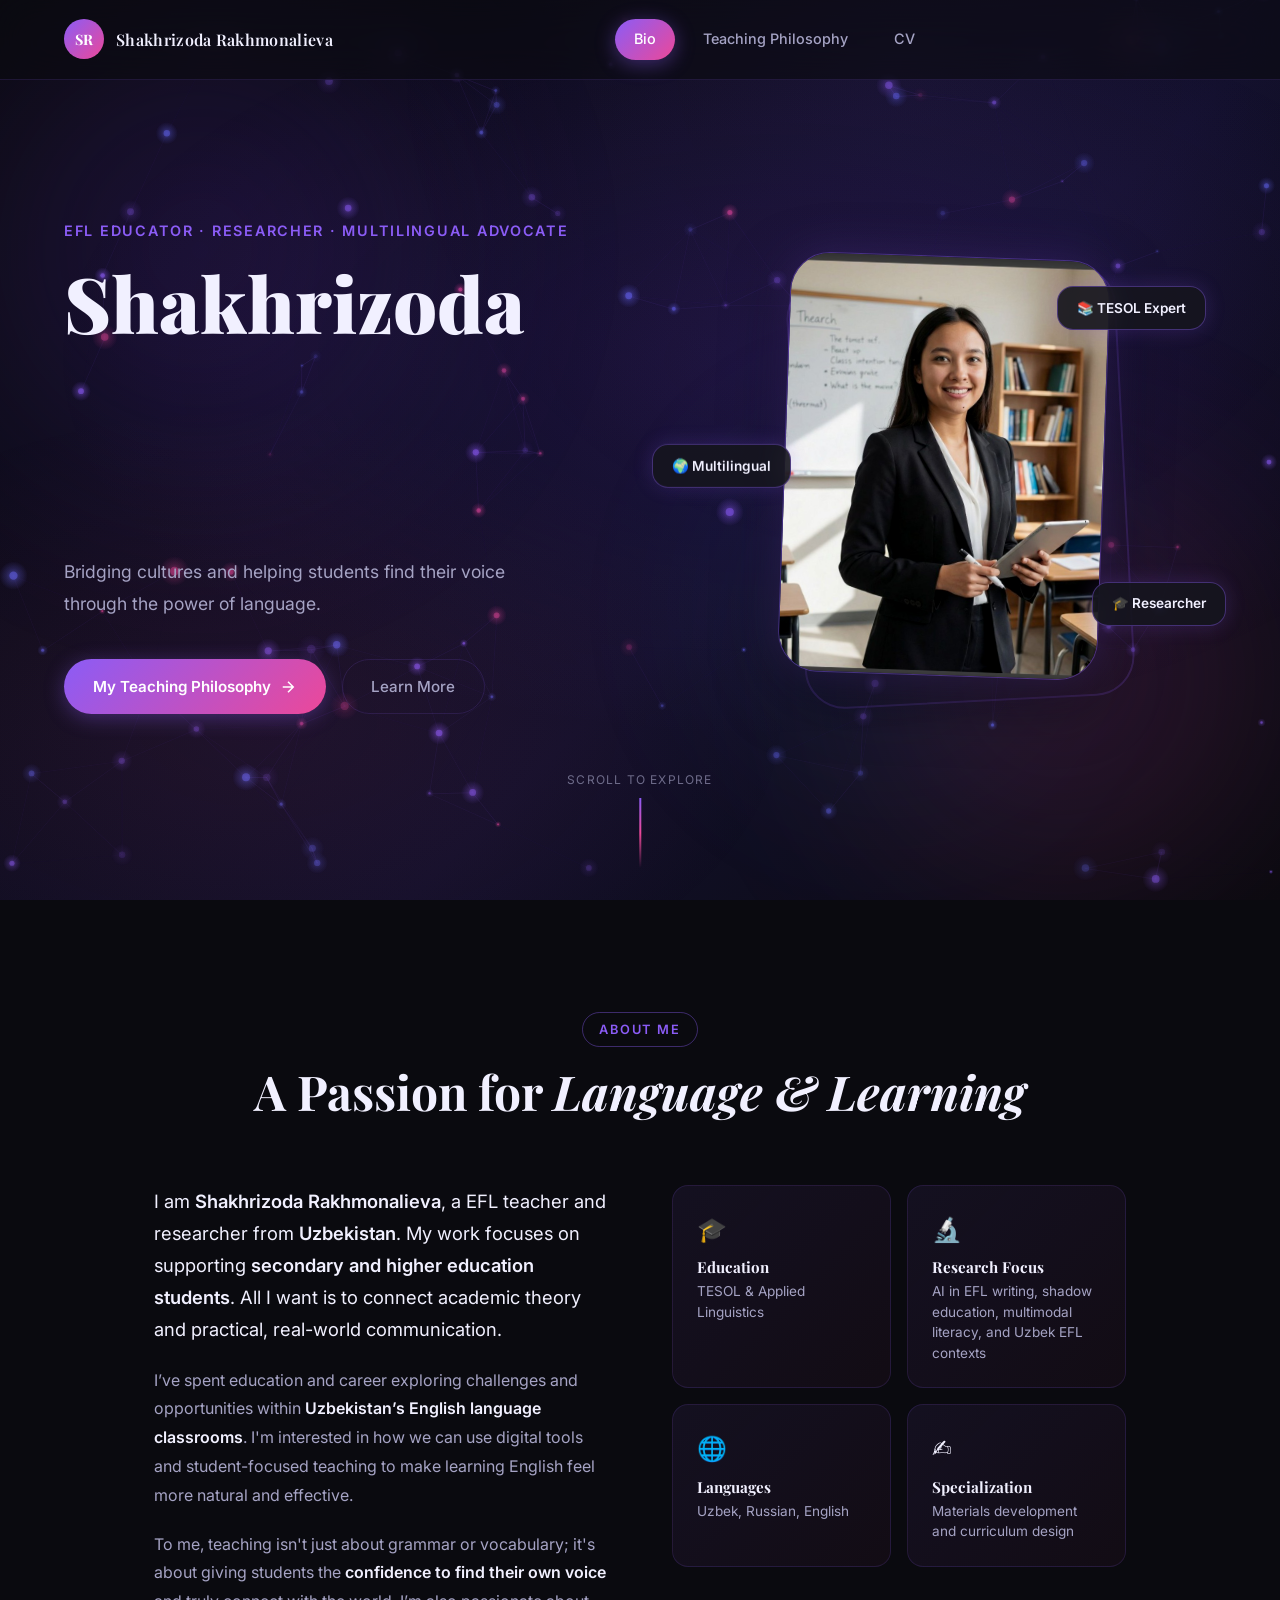
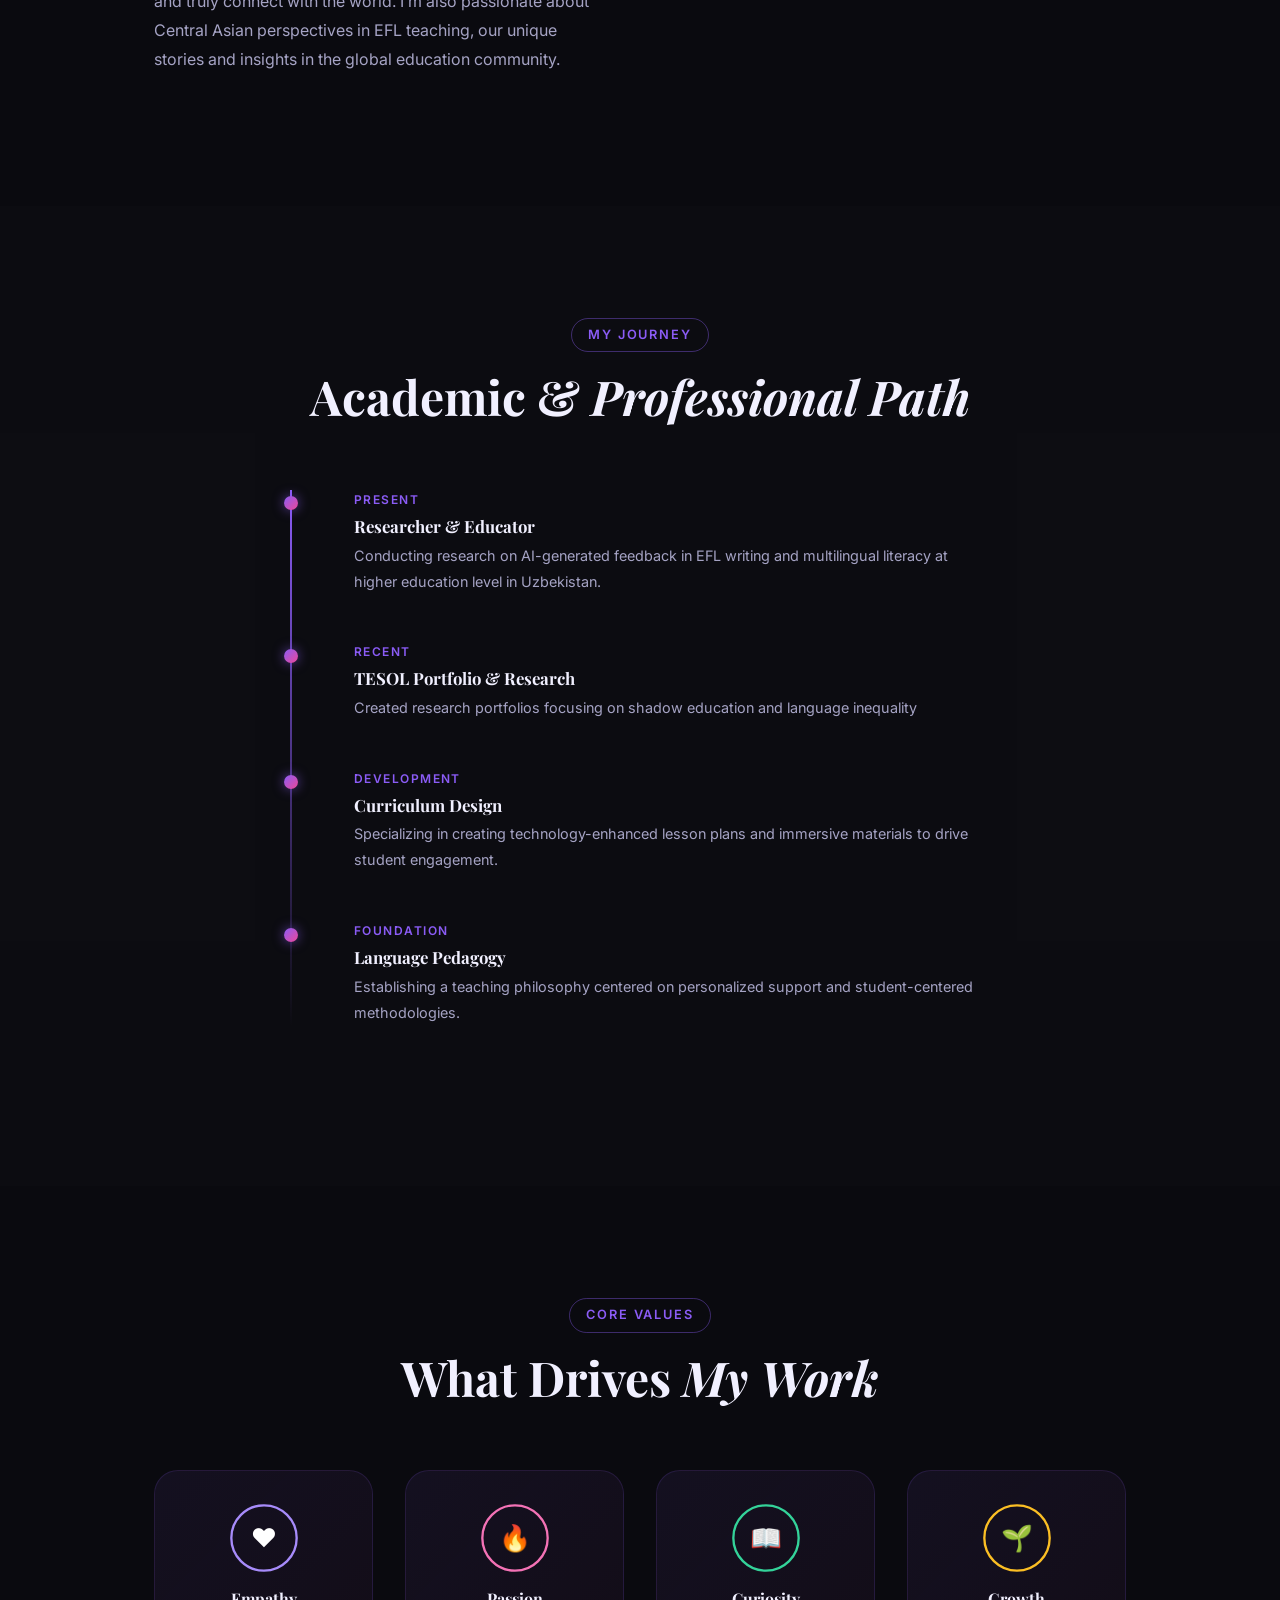
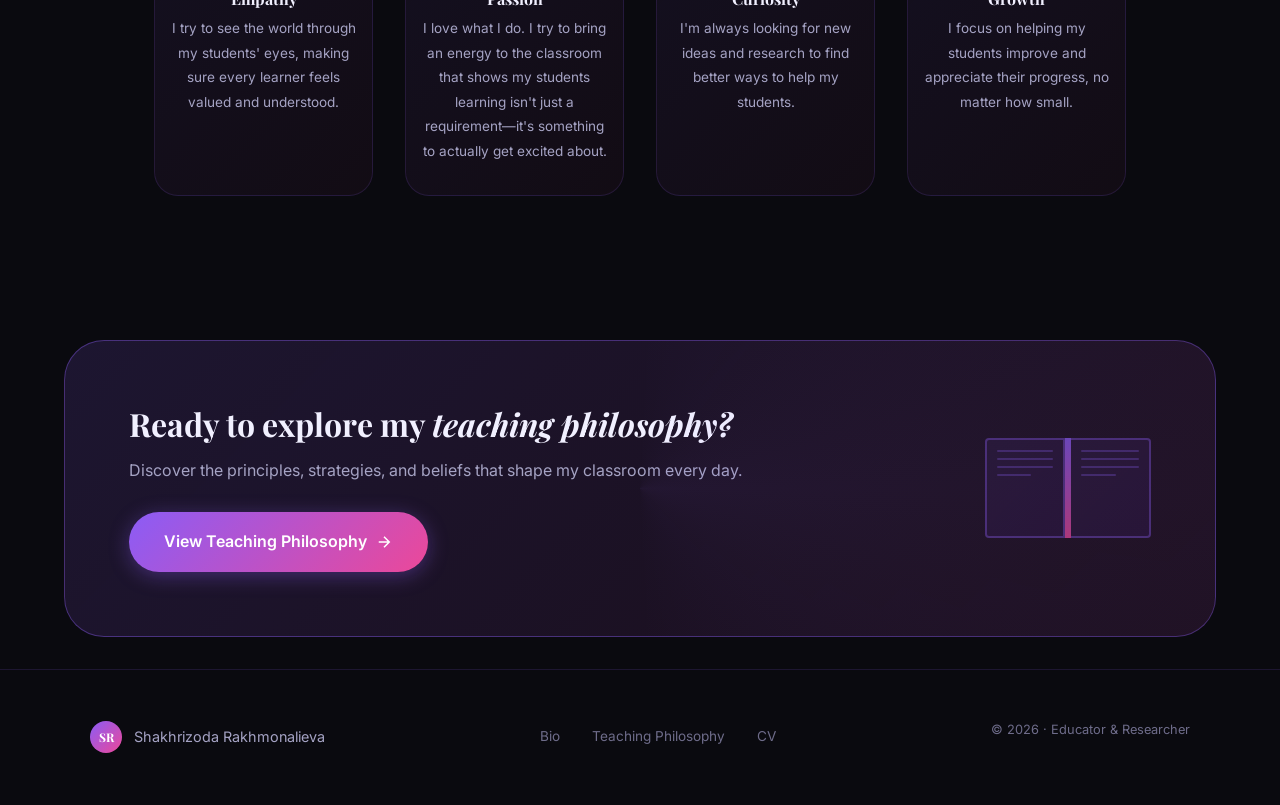
<file: index.html>
<!DOCTYPE html>

<html lang="en">

<head>
    <meta charset="UTF-8" />
    <meta name="viewport" content="width=device-width, initial-scale=1.0" />
    <title>Shakhrizoda Rakhmonalieva | Educator & Researcher</title>
    <meta name="description"
        content="Shakhrizoda Rakhmonalieva – Professional EFL educator, multilingual researcher, and passionate teacher dedicated to transforming language learning." />
    <link rel="preconnect" href="https://fonts.googleapis.com" />
    <link rel="preconnect" href="https://fonts.gstatic.com" crossorigin />
    <link
        href="https://fonts.googleapis.com/css2?family=Playfair+Display:ital,wght@0,400;0,700;0,900;1,400&family=Inter:wght@300;400;500;600&family=Cormorant+Garamond:ital,wght@0,300;0,600;1,300&display=swap"
        rel="stylesheet" />
    <link rel="stylesheet" href="styles.css" />
</head>

<body class="bio-page">

    <!-- Floating particles canvas -->
    <canvas id="particleCanvas"></canvas>

    <!-- Navigation -->
    <nav class="navbar" id="navbar">
        <div class="nav-logo">
            <span class="logo-initials">SR</span>

            <span class="logo-name">Shakhrizoda Rakhmonalieva</span>
        </div>

        <div class="nav-links">
            <a href="index.html" class="nav-link active" id="nav-bio">Bio</a>
            <a href="philosophy.html" class="nav-link" id="nav-phil">Teaching Philosophy</a>
            <a href="cv.html" class="nav-link" id="nav-cv">CV</a>
        </div>
        <div class="nav-indicator"></div>
    </nav>

    <!-- Hero Section -->
    <section class="hero">
        <div class="hero-content">
            <div class="hero-text-block">
                <p class="hero-subtitle animate-fade-up" style="animation-delay:0.2s">EFL Educator · Researcher ·
                    Multilingual Advocate</p>
                <h1 class="hero-title animate-fade-up" style="animation-delay:0.4s">
                    Shakhrizoda<br /><em>Rakhmonalieva</em>
                </h1>
                <p class="hero-tagline animate-fade-up" style="animation-delay:0.6s">
                    Bridging cultures and helping students find their voice through the power of language.
                </p>
                <div class="hero-cta animate-fade-up" style="animation-delay:0.8s">
                    <a href="philosophy.html" class="btn-primary">
                        <span>My Teaching Philosophy</span>
                        <svg viewBox="0 0 24 24" fill="none" stroke="currentColor" stroke-width="2">
                            <path d="M5 12h14M12 5l7 7-7 7" />
                        </svg>
                    </a>
                    <a href="#about" class="btn-ghost">Learn More</a>
                </div>
            </div>
            <div class="hero-visual animate-fade-left" style="animation-delay:0.5s">
              <div class="hero-portrait-wrap">
                  <img src="images/brain.jpg" alt="Shakhrizoda Rakhmonalieva - Educator" class="hero-portrait-img">
              </div>
                <!-- Floating labels -->
                <div class="float-badge badge-1 animate-float">📚 TESOL Expert</div>
                <div class="float-badge badge-2 animate-float-delay">🌍 Multilingual</div>
                <div class="float-badge badge-3 animate-float">🎓 Researcher</div>
            </div>
        </div>

        <!-- Scroll indicator -->
        <div class="scroll-hint">
            <span>Scroll to explore</span>
            <div class="scroll-line"></div>
        </div>
    </section>

    <!-- About / Bio Section -->
    <section class="about" id="about">
        <div class="section-container">
            <div class="section-header">
                <span class="section-label">About Me</span>
                <h2 class="section-title">A Passion for <em>Language &amp; Learning</em></h2>
            </div>
            <div class="about-grid">
                <div class="about-text">
                    <p class="lead-text">
                        I am <strong>Shakhrizoda Rakhmonalieva</strong>, a EFL teacher and researcher from
                        <strong>Uzbekistan</strong>. My work focuses on supporting <strong>secondary and higher
                            education
                            students</strong>. All I want is to connect academic theory and practical,
                        real-world communication.
                    </p>
                    <p>
                        I’ve spent education and career exploring challenges and opportunities within <strong>Uzbekistan’s
                            English language classrooms</strong>. I'm interested in how we can use digital tools and
                        student-focused teaching to make learning English feel more natural and effective.
                    </p>
                    <p>
                        To me, teaching isn't just about grammar or vocabulary; it's about giving students the
                        <strong>confidence to find their own voice</strong> and truly connect with the world. I’m also
                        passionate about Central Asian perspectives in EFL teaching, our unique stories and
                        insights in the global education community.
                    </p>

                </div>

                <div class="about-cards">
                    <div class="info-card card-reveal">
                        <div class="card-icon">🎓</div>
                        <h3>Education</h3>
                        <p>TESOL & Applied Linguistics</p>
                    </div>
                    <div class="info-card card-reveal" style="animation-delay:0.15s">
                        <div class="card-icon">🔬</div>
                        <h3>Research Focus</h3>
                        <p>AI in EFL writing, shadow education, multimodal literacy, and Uzbek EFL contexts</p>
                    </div>
                    <div class="info-card card-reveal" style="animation-delay:0.3s">
                        <div class="card-icon">🌐</div>
                        <h3>Languages</h3>
                        <p>Uzbek, Russian, English</p>
                    </div>
                    <div class="info-card card-reveal" style="animation-delay:0.45s">
                        <div class="card-icon">✍️</div>
                        <h3>Specialization</h3>
                        <p>Materials development and curriculum design</p>
                    </div>
                </div>
            </div>
        </div>
    </section>

    <!-- Timeline Section -->
    <section class="timeline-section">
        <div class="section-container">
            <div class="section-header">
                <span class="section-label">My Journey</span>
                <h2 class="section-title">Academic &amp; <em>Professional Path</em></h2>
            </div>
            <div class="timeline">
                <div class="tl-item tl-reveal">
                    <div class="tl-dot"></div>
                    <div class="tl-content">
                        <span class="tl-year">Present</span>
                        <h3>Researcher &amp; Educator</h3>
                        <p>Conducting research on AI-generated feedback in EFL writing and multilingual literacy at
                            higher education level in Uzbekistan.</p>
                    </div>
                </div>
                <div class="tl-item tl-reveal" style="animation-delay:0.15s">
                    <div class="tl-dot"></div>
                    <div class="tl-content">
                        <span class="tl-year">Recent</span>
                        <h3>TESOL Portfolio &amp; Research</h3>
                        <p>Created research portfolios focusing on shadow education and language inequality</p>
                    </div>
                </div>
                <div class="tl-item tl-reveal" style="animation-delay:0.3s">
                    <div class="tl-dot"></div>
                    <div class="tl-content">
                        <span class="tl-year">Development</span>
                        <h3>Curriculum Design</h3>
                        <p>Specializing in creating technology-enhanced lesson plans and immersive materials to drive
                            student engagement.</p>
                    </div>
                </div>
                <div class="tl-item tl-reveal" style="animation-delay:0.45s">
                    <div class="tl-dot"></div>
                    <div class="tl-content">
                        <span class="tl-year">Foundation</span>
                        <h3>Language Pedagogy</h3>
                        <p>Establishing a teaching philosophy centered on personalized support and student-centered
                            methodologies.</p>
                    </div>
                </div>
            </div>
        </div>
    </section>

    <!-- Values Section -->
    <section class="values-section">
        <div class="section-container">
            <div class="section-header">
                <span class="section-label">Core Values</span>
                <h2 class="section-title">What Drives <em>My Work</em></h2>
            </div>
            <div class="values-grid">
                <div class="value-item">
                    <div class="value-orb">
                        <svg viewBox="0 0 60 60" fill="none">
                            <circle cx="30" cy="30" r="28" stroke="url(#g1)" stroke-width="2" /><text x="30" y="38"
                                text-anchor="middle" font-size="22" fill="white">❤️</text>
                            <defs>
                                <linearGradient id="g1" x1="0" y1="0" x2="60" y2="60">
                                    <stop offset="0%" stop-color="#a78bfa" />
                                    <stop offset="100%" stop-color="#818cf8" />
                                </linearGradient>
                            </defs>
                        </svg>
                    </div>
                    <h3>Empathy</h3>
                    <p>I try to see the world through my students' eyes, making sure every learner feels valued and
                        understood.</p>
                </div>
                <div class="value-item">
                    <div class="value-orb">
                        <svg viewBox="0 0 60 60" fill="none">
                            <circle cx="30" cy="30" r="28" stroke="url(#g2)" stroke-width="2" /><text x="30" y="38"
                                text-anchor="middle" font-size="22" fill="white">🔥</text>
                            <defs>
                                <linearGradient id="g2" x1="0" y1="0" x2="60" y2="60">
                                    <stop offset="0%" stop-color="#f472b6" />
                                    <stop offset="100%" stop-color="#fb7185" />
                                </linearGradient>
                            </defs>
                        </svg>
                    </div>
                    <h3>Passion</h3>
                    <p>I love what I do. I try to bring an energy to the classroom that shows my students learning isn't
                        just a requirement—it's something to actually get excited about.</p>
                </div>
                <div class="value-item">
                    <div class="value-orb">
                        <svg viewBox="0 0 60 60" fill="none">
                            <circle cx="30" cy="30" r="28" stroke="url(#g3)" stroke-width="2" /><text x="30" y="38"
                                text-anchor="middle" font-size="22" fill="white">📖</text>
                            <defs>
                                <linearGradient id="g3" x1="0" y1="0" x2="60" y2="60">
                                    <stop offset="0%" stop-color="#34d399" />
                                    <stop offset="100%" stop-color="#22d3ee" />
                                </linearGradient>
                            </defs>
                        </svg>
                    </div>
                    <h3>Curiosity</h3>
                    <p>I'm always looking for new ideas and research to find better ways to help my students.</p>
                </div>
                <div class="value-item">
                    <div class="value-orb">
                        <svg viewBox="0 0 60 60" fill="none">
                            <circle cx="30" cy="30" r="28" stroke="url(#g4)" stroke-width="2" /><text x="30" y="38"
                                text-anchor="middle" font-size="22" fill="white">🌱</text>
                            <defs>
                                <linearGradient id="g4" x1="0" y1="0" x2="60" y2="60">
                                    <stop offset="0%" stop-color="#fbbf24" />
                                    <stop offset="100%" stop-color="#f97316" />
                                </linearGradient>
                            </defs>
                        </svg>
                    </div>
                    <h3>Growth</h3>
                    <p>I focus on helping my students improve and appreciate their progress, no matter how small.</p>
                </div>
            </div>
        </div>
    </section>

    <!-- CTA Banner -->
    <section class="cta-banner">
        <div class="cta-inner">
            <h2>Ready to explore my <em>teaching philosophy?</em></h2>
            <p>Discover the principles, strategies, and beliefs that shape my classroom every day.</p>
            <a href="philosophy.html" class="btn-primary large">
                <span>View Teaching Philosophy</span>
                <svg viewBox="0 0 24 24" fill="none" stroke="currentColor" stroke-width="2">
                    <path d="M5 12h14M12 5l7 7-7 7" />
                </svg>
            </a>
        </div>
        <!-- Animated open book -->
        <div class="cta-book" aria-hidden="true">
            <div class="open-book">
                <div class="ob-left">
                    <div class="ob-lines">
                        <div class="ob-line"></div>
                        <div class="ob-line"></div>
                        <div class="ob-line"></div>
                        <div class="ob-line short"></div>
                    </div>
                </div>
                <div class="ob-spine"></div>
                <div class="ob-right">
                    <div class="ob-lines">
                        <div class="ob-line"></div>
                        <div class="ob-line"></div>
                        <div class="ob-line"></div>
                        <div class="ob-line short"></div>
                    </div>
                </div>
            </div>
        </div>
    </section>

    <!-- Footer -->
    <footer class="footer">
        <div class="footer-inner">
            <div class="footer-brand">
                <span class="logo-initials small">SR</span>
                <span>Shakhrizoda Rakhmonalieva</span>
            </div>
            <nav class="footer-nav">
                <a href="index.html">Bio</a>
                <a href="philosophy.html">Teaching Philosophy</a>
                <a href="cv.html">CV</a>
            </nav>
            <p class="footer-copy">© 2026 · Educator &amp; Researcher</p>
        </div>
    </footer>

    <script src="animations.js"></script>
</body>

</html>
</file>
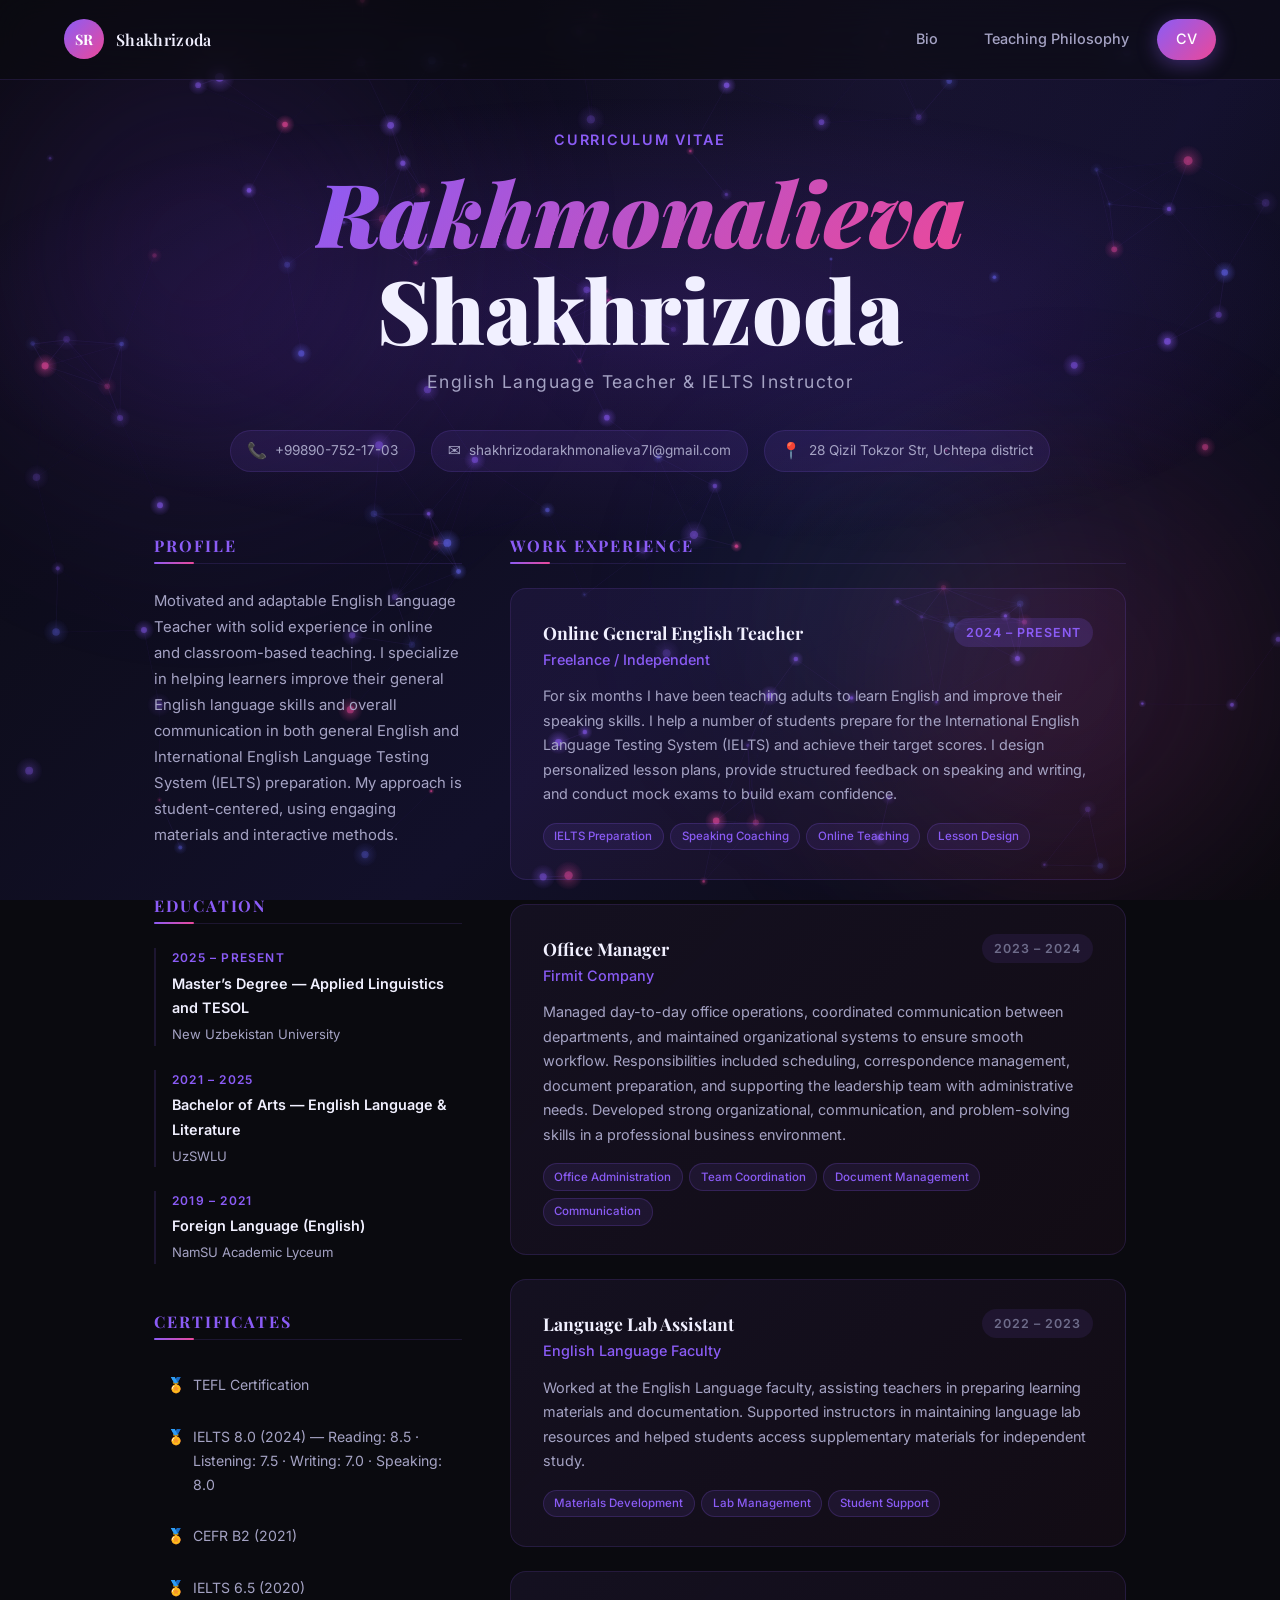
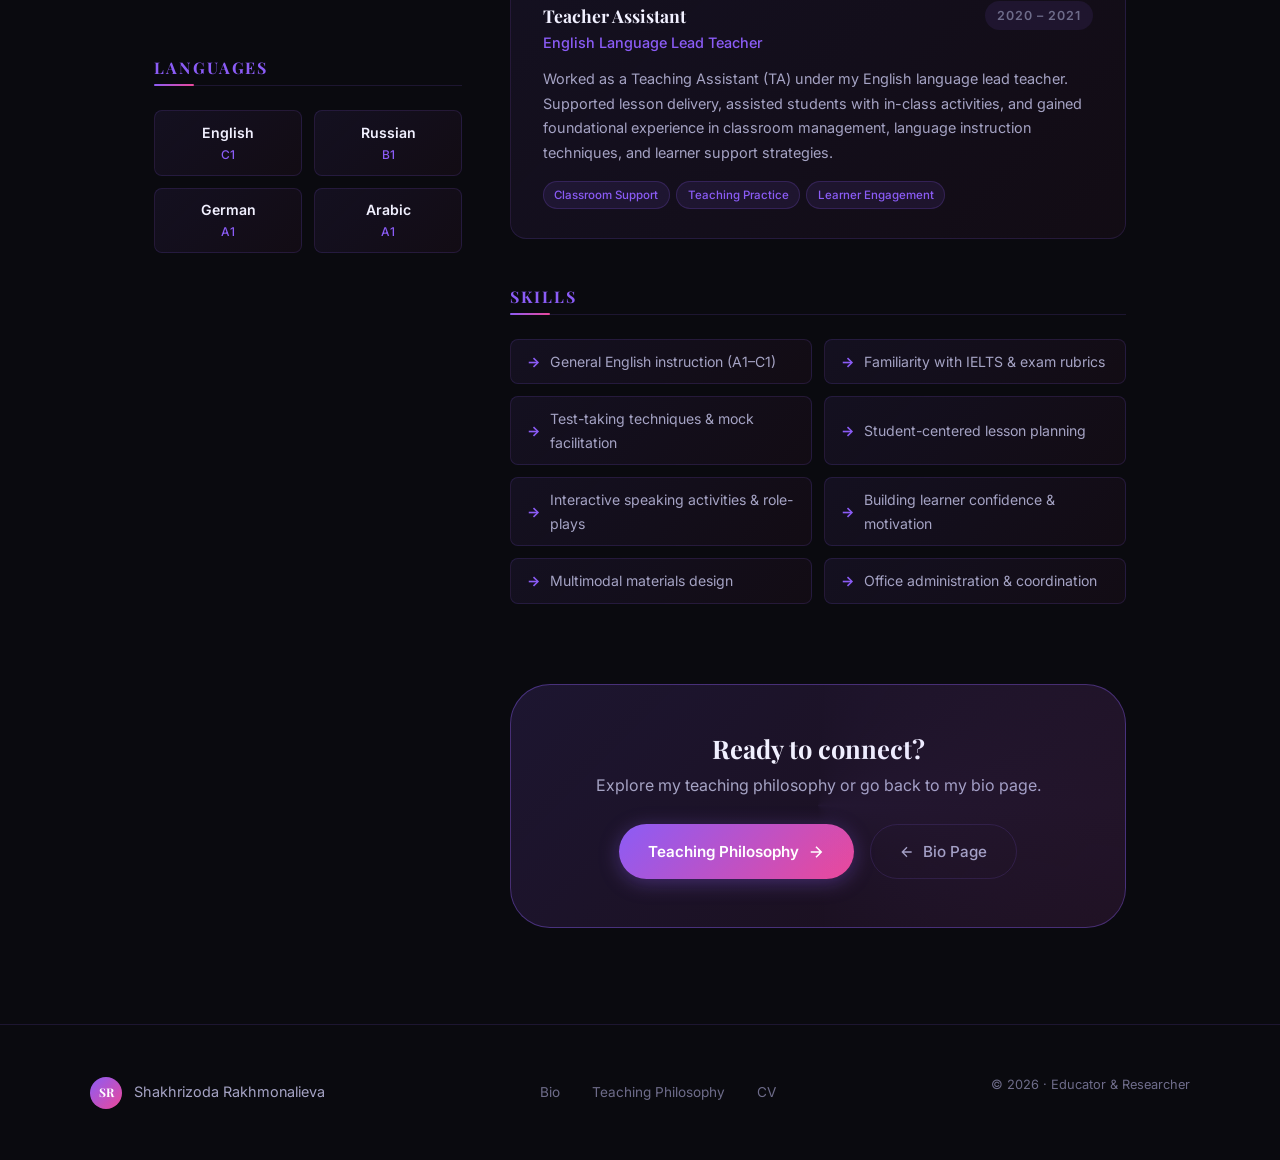
<file: cv.html>
<!DOCTYPE html>
<html lang="en">

<head>
    <meta charset="UTF-8" />
    <meta name="viewport" content="width=device-width, initial-scale=1.0" />
    <title>Curriculum Vitae | Shakhrizoda Rakhmonalieva</title>
    <meta name="description"
        content="CV of Shakhrizoda Rakhmonalieva — EFL Educator, IELTS Instructor, and Researcher." />
    <link rel="preconnect" href="https://fonts.googleapis.com" />
    <link rel="preconnect" href="https://fonts.gstatic.com" crossorigin />
    <link
        href="https://fonts.googleapis.com/css2?family=Playfair+Display:ital,wght@0,400;0,700;0,900;1,400&family=Inter:wght@300;400;500;600&family=Cormorant+Garamond:ital,wght@0,300;0,600;1,300&display=swap"
        rel="stylesheet" />
    <link rel="stylesheet" href="styles.css" />
    <style>
        /* ===== CV PAGE SPECIFIC STYLES ===== */
        .cv-hero {
            position: relative;
            min-height: 55vh;
            display: flex;
            align-items: center;
            justify-content: center;
            padding: 8rem 5% 4rem;
            text-align: center;
            overflow: hidden;
            z-index: 1;
        }

        .cv-hero::before {
            content: '';
            position: absolute;
            inset: 0;
            background: radial-gradient(ellipse 80% 60% at 50% 60%, rgba(124, 58, 237, 0.18) 0%, transparent 70%);
            animation: heroBgShift 8s ease-in-out infinite alternate;
        }

        .cv-hero-inner {
            position: relative;
            z-index: 1;
        }

        .cv-hero-name {
            font-family: var(--font-display);
            font-size: clamp(2.8rem, 7vw, 5.5rem);
            font-weight: 900;
            color: var(--text-primary);
            line-height: 1.1;
            margin-bottom: 0.5rem;
        }

        .cv-hero-name em {
            background: var(--gradient-accent);
            -webkit-background-clip: text;
            -webkit-text-fill-color: transparent;
            background-clip: text;
        }

        .cv-hero-title {
            font-size: 1.1rem;
            color: var(--text-secondary);
            letter-spacing: 0.08em;
            margin-bottom: 2rem;
        }

        .cv-contact-bar {
            display: flex;
            flex-wrap: wrap;
            gap: 1rem;
            justify-content: center;
            margin-bottom: 0;
        }

        .cv-contact-item {
            display: flex;
            align-items: center;
            gap: 0.5rem;
            background: rgba(139, 92, 246, 0.1);
            border: 1px solid var(--border-subtle);
            border-radius: var(--radius-xl);
            padding: 0.4rem 1rem;
            font-size: 0.85rem;
            color: var(--text-secondary);
            transition: border-color var(--transition-fast), color var(--transition-fast);
        }

        .cv-contact-item:hover {
            border-color: var(--border-glow);
            color: var(--text-primary);
        }

        .cv-contact-item span.icon {
            font-size: 1rem;
        }

        /* CV BODY LAYOUT */
        .cv-body {
            max-width: 1100px;
            margin: 0 auto;
            padding: 0 5% 6rem;
            display: grid;
            grid-template-columns: 1fr 2fr;
            gap: 3rem;
            position: relative;
            z-index: 1;
        }



        .cv-section {
            margin-bottom: 3rem;
        }

        .cv-section-title {
            font-family: var(--font-display);
            font-size: 1rem;
            font-weight: 700;
            color: var(--accent-purple);
            text-transform: uppercase;
            letter-spacing: 0.12em;
            border-bottom: 1px solid var(--border-subtle);
            padding-bottom: 0.5rem;
            margin-bottom: 1.5rem;
            position: relative;
        }

        .cv-section-title::after {
            content: '';
            position: absolute;
            left: 0;
            bottom: -1px;
            width: 40px;
            height: 2px;
            background: var(--gradient-accent);
            border-radius: 2px;
        }

        /* Profile summary */
        .cv-profile-text {
            font-size: 0.93rem;
            line-height: 1.75;
            color: var(--text-secondary);
        }

        /* Education */
        .cv-edu-item {
            margin-bottom: 1.5rem;
            padding-left: 1rem;
            border-left: 2px solid var(--border-subtle);
            transition: border-color var(--transition-mid);
        }

        .cv-edu-item:hover {
            border-color: var(--accent-purple);
        }

        .cv-edu-year {
            font-size: 0.75rem;
            font-weight: 600;
            letter-spacing: 0.1em;
            text-transform: uppercase;
            color: var(--accent-purple);
            margin-bottom: 0.2rem;
        }

        .cv-edu-degree {
            font-weight: 600;
            color: var(--text-primary);
            font-size: 0.9rem;
            margin-bottom: 0.15rem;
        }

        .cv-edu-institution {
            font-size: 0.82rem;
            color: var(--text-secondary);
        }

        /* Certificates */
        .cv-cert-list {
            list-style: none;
            padding: 0;
        }

        .cv-cert-list li {
            display: flex;
            align-items: flex-start;
            gap: 0.5rem;
            font-size: 0.88rem;
            color: var(--text-secondary);
            margin-bottom: 0.6rem;
            padding: 0.5rem 0.75rem;
            border-radius: var(--radius-sm);
            border: 1px solid transparent;
            transition: border-color var(--transition-fast), background var(--transition-fast);
        }

        .cv-cert-list li:hover {
            border-color: var(--border-subtle);
            background: rgba(139, 92, 246, 0.05);
        }

        .cv-cert-list li::before {
            content: '🏅';
            font-size: 0.9rem;
            flex-shrink: 0;
        }

        /* Languages */
        .cv-lang-grid {
            display: grid;
            grid-template-columns: 1fr 1fr;
            gap: 0.75rem;
        }

        .cv-lang-item {
            background: var(--gradient-card);
            border: 1px solid var(--border-subtle);
            border-radius: var(--radius-sm);
            padding: 0.6rem 0.8rem;
            text-align: center;
            transition: border-color var(--transition-fast), transform var(--transition-fast);
        }

        .cv-lang-item:hover {
            border-color: var(--border-glow);
            transform: translateY(-2px);
        }

        .cv-lang-name {
            font-weight: 600;
            font-size: 0.88rem;
            color: var(--text-primary);
        }

        .cv-lang-level {
            font-size: 0.75rem;
            color: var(--accent-purple);
            font-weight: 500;
        }



        /* Work Experience */
        .cv-job {
            position: relative;
            padding: 1.8rem 2rem;
            margin-bottom: 1.5rem;
            border-radius: var(--radius-md);
            background: var(--gradient-card);
            border: 1px solid var(--border-subtle);
            transition: transform var(--transition-mid), box-shadow var(--transition-mid), border-color var(--transition-mid);
            overflow: hidden;
            opacity: 0;
            transform: translateX(30px);
        }

        .cv-job.visible {
            opacity: 1;
            transform: translateX(0);
            transition: opacity 0.6s ease, transform 0.6s cubic-bezier(0.25, 0.46, 0.45, 0.94),
                box-shadow var(--transition-mid), border-color var(--transition-mid);
        }

        .cv-job:hover {
            transform: translateX(6px);
            box-shadow: var(--shadow-glow);
            border-color: var(--border-glow);
        }

        .cv-job::before {
            content: '';
            position: absolute;
            left: 0;
            top: 0;
            bottom: 0;
            width: 3px;
            background: var(--gradient-accent);
            opacity: 0;
            transition: opacity var(--transition-mid);
        }

        .cv-job:hover::before {
            opacity: 1;
        }

        .cv-job-header {
            display: flex;
            justify-content: space-between;
            align-items: flex-start;
            flex-wrap: wrap;
            gap: 0.5rem;
            margin-bottom: 0.75rem;
        }

        .cv-job-title {
            font-family: var(--font-display);
            font-size: 1.1rem;
            font-weight: 700;
            color: var(--text-primary);
        }

        .cv-job-company {
            font-size: 0.9rem;
            color: var(--accent-purple);
            font-weight: 500;
        }

        .cv-job-period {
            display: inline-flex;
            align-items: center;
            gap: 0.4rem;
            font-size: 0.78rem;
            font-weight: 600;
            letter-spacing: 0.08em;
            text-transform: uppercase;
            color: var(--text-muted);
            background: rgba(139, 92, 246, 0.1);
            border-radius: var(--radius-xl);
            padding: 0.25rem 0.75rem;
            white-space: nowrap;
        }

        .cv-job-period.current {
            color: var(--accent-purple);
            background: rgba(139, 92, 246, 0.18);
            animation: pulsePeriod 2.5s ease-in-out infinite;
        }

        @keyframes pulsePeriod {

            0%,
            100% {
                box-shadow: 0 0 0 0 rgba(139, 92, 246, 0);
            }

            50% {
                box-shadow: 0 0 0 4px rgba(139, 92, 246, 0.15);
            }
        }

        .cv-job-desc {
            font-size: 0.9rem;
            color: var(--text-secondary);
            line-height: 1.7;
        }

        .cv-job-tags {
            display: flex;
            flex-wrap: wrap;
            gap: 0.4rem;
            margin-top: 0.75rem;
        }

        .cv-tag {
            font-size: 0.72rem;
            font-weight: 500;
            padding: 0.2rem 0.65rem;
            border-radius: var(--radius-xl);
            background: rgba(139, 92, 246, 0.1);
            color: var(--accent-purple);
            border: 1px solid rgba(139, 92, 246, 0.2);
        }

        /* Skills */
        .cv-skills-grid {
            display: grid;
            grid-template-columns: 1fr 1fr;
            gap: 0.75rem;
        }

        .cv-skill-item {
            display: flex;
            align-items: center;
            gap: 0.6rem;
            font-size: 0.88rem;
            color: var(--text-secondary);
            padding: 0.6rem 1rem;
            border-radius: var(--radius-sm);
            border: 1px solid var(--border-subtle);
            background: var(--gradient-card);
            transition: border-color var(--transition-fast), transform var(--transition-fast);
        }

        .cv-skill-item:hover {
            border-color: var(--border-glow);
            transform: translateX(4px);
            color: var(--text-primary);
        }

        .cv-skill-item::before {
            content: '→';
            color: var(--accent-purple);
            font-weight: 700;
            flex-shrink: 0;
        }

        /* Download button */
        .cv-download-wrap {
            text-align: center;
            padding: 2rem 0 0;
        }

        /* Animated timeline connector */
        .cv-timeline-line {
            position: absolute;
            left: -16px;
            top: 0;
            bottom: 0;
            width: 2px;
            background: linear-gradient(to bottom, var(--accent-purple), transparent);
        }

        /* Responsive */
        @media (max-width: 900px) {
            .cv-body {
                grid-template-columns: 1fr;
            }

            .cv-skills-grid {
                grid-template-columns: 1fr;
            }
        }

        @media (max-width: 600px) {
            .cv-lang-grid {
                grid-template-columns: 1fr 1fr;
            }

            .cv-hero-name {
                font-size: clamp(2.2rem, 9vw, 3.5rem);
            }
        }
    </style>
</head>

<body class="cv-page">

    <canvas id="particleCanvas"></canvas>

    <!-- Navigation -->
    <nav class="navbar" id="navbar">
        <div class="nav-logo">
            <span class="logo-initials">SR</span>
            <span class="logo-name">Shakhrizoda</span>
        </div>
        <div class="nav-links">
            <a href="index.html" class="nav-link" id="nav-bio">Bio</a>
            <a href="philosophy.html" class="nav-link" id="nav-phil">Teaching Philosophy</a>
            <a href="cv.html" class="nav-link active" id="nav-cv">CV</a>
        </div>
    </nav>

    <!-- CV Hero -->
    <section class="cv-hero">
        <div class="cv-hero-inner">
            <div class="hero-subtitle">Curriculum Vitae</div>
            <h1 class="cv-hero-name">
                <em>Rakhmonalieva</em><br />Shakhrizoda
            </h1>
            <p class="cv-hero-title">English Language Teacher &amp; IELTS Instructor</p>

            <div class="cv-contact-bar">
                <div class="cv-contact-item">
                    <span class="icon">📞</span>
                    <span>+99890-752-17-03</span>
                </div>
                <div class="cv-contact-item">
                    <span class="icon">✉️</span>
                    <span>shakhrizodarakhmonalieva7l@gmail.com</span>
                </div>
                <div class="cv-contact-item">
                    <span class="icon">📍</span>
                    <span>28 Qizil Tokzor Str, Uchtepa district</span>
                </div>
            </div>
        </div>
    </section>

    <!-- CV Body -->
    <div class="cv-body">

        <!-- SIDEBAR -->
        <aside class="cv-sidebar">

            <!-- Profile -->
            <div class="cv-section card-reveal">
                <h3 class="cv-section-title">Profile</h3>
                <p class="cv-profile-text">
                    Motivated and adaptable English Language Teacher with solid experience in online and classroom-based
                    teaching. I specialize in helping learners improve their general English language skills and
                    overall communication in both general English and International English Language Testing System
                    (IELTS) preparation. My approach is student-centered, using engaging materials and interactive
                    methods.
                </p>
            </div>

            <!-- Education -->
            <div class="cv-section card-reveal">
                <h3 class="cv-section-title">Education</h3>

                <div class="cv-edu-item">
                    <div class="cv-edu-year">2025 – Present</div>
                    <div class="cv-edu-degree">Master’s Degree — Applied Linguistics and TESOL</div>
                    <div class="cv-edu-institution">New Uzbekistan University</div>
                </div>

                <div class="cv-edu-item">
                    <div class="cv-edu-year">2021 – 2025</div>
                    <div class="cv-edu-degree">Bachelor of Arts — English Language &amp; Literature</div>
                    <div class="cv-edu-institution">UzSWLU</div>
                </div>

                <div class="cv-edu-item">
                    <div class="cv-edu-year">2019 – 2021</div>
                    <div class="cv-edu-degree">Foreign Language (English)</div>
                    <div class="cv-edu-institution">NamSU Academic Lyceum</div>
                </div>
            </div>

            <!-- Certificates -->
            <div class="cv-section card-reveal">
                <h3 class="cv-section-title">Certificates</h3>
                <ul class="cv-cert-list">
                    <li>TEFL Certification</li>
                    <li>IELTS 8.0 (2024) — Reading: 8.5 · Listening: 7.5 · Writing: 7.0 · Speaking: 8.0</li>
                    <li>CEFR B2 (2021)</li>
                    <li>IELTS 6.5 (2020)</li>
                </ul>
            </div>

            <!-- Languages -->
            <div class="cv-section card-reveal">
                <h3 class="cv-section-title">Languages</h3>
                <div class="cv-lang-grid">
                    <div class="cv-lang-item">
                        <div class="cv-lang-name">English</div>
                        <div class="cv-lang-level">C1</div>
                    </div>
                    <div class="cv-lang-item">
                        <div class="cv-lang-name">Russian</div>
                        <div class="cv-lang-level">B1</div>
                    </div>
                    <div class="cv-lang-item">
                        <div class="cv-lang-name">German</div>
                        <div class="cv-lang-level">A1</div>
                    </div>
                    <div class="cv-lang-item">
                        <div class="cv-lang-name">Arabic</div>
                        <div class="cv-lang-level">A1</div>
                    </div>
                </div>
            </div>

        </aside>

        <!-- MAIN COLUMN -->
        <main class="cv-main">

            <!-- Work Experience -->
            <div class="cv-section">
                <h3 class="cv-section-title">Work Experience</h3>

                <!-- Job 1 — Current -->
                <div class="cv-job">
                    <div class="cv-job-header">
                        <div>
                            <div class="cv-job-title">Online General English Teacher</div>
                            <div class="cv-job-company">Freelance / Independent</div>
                        </div>
                        <div class="cv-job-period current">2024 – Present</div>
                    </div>
                    <p class="cv-job-desc">
                        For six months I have been teaching adults to learn English and improve their speaking skills.
                        I help a number of students prepare for the International English Language Testing System
                        (IELTS) and achieve their target scores. I design personalized lesson plans, provide structured
                        feedback on speaking and writing, and conduct mock exams to build exam confidence.
                    </p>
                    <div class="cv-job-tags">
                        <span class="cv-tag">IELTS Preparation</span>
                        <span class="cv-tag">Speaking Coaching</span>
                        <span class="cv-tag">Online Teaching</span>
                        <span class="cv-tag">Lesson Design</span>
                    </div>
                </div>

                <!-- Job 2 — Firmit -->
                <div class="cv-job">
                    <div class="cv-job-header">
                        <div>
                            <div class="cv-job-title">Office Manager</div>
                            <div class="cv-job-company">Firmit Company</div>
                        </div>
                        <div class="cv-job-period">2023 – 2024</div>
                    </div>
                    <p class="cv-job-desc">
                        Managed day-to-day office operations, coordinated communication between departments, and
                        maintained organizational systems to ensure smooth workflow. Responsibilities included
                        scheduling, correspondence management, document preparation, and supporting the leadership
                        team with administrative needs. Developed strong organizational, communication, and
                        problem-solving skills in a professional business environment.
                    </p>
                    <div class="cv-job-tags">
                        <span class="cv-tag">Office Administration</span>
                        <span class="cv-tag">Team Coordination</span>
                        <span class="cv-tag">Document Management</span>
                        <span class="cv-tag">Communication</span>
                    </div>
                </div>

                <!-- Job 3 -->
                <div class="cv-job">
                    <div class="cv-job-header">
                        <div>
                            <div class="cv-job-title">Language Lab Assistant</div>
                            <div class="cv-job-company">English Language Faculty</div>
                        </div>
                        <div class="cv-job-period">2022 – 2023</div>
                    </div>
                    <p class="cv-job-desc">
                        Worked at the English Language faculty, assisting teachers in preparing learning materials
                        and documentation. Supported instructors in maintaining language lab resources and helped
                        students access supplementary materials for independent study.
                    </p>
                    <div class="cv-job-tags">
                        <span class="cv-tag">Materials Development</span>
                        <span class="cv-tag">Lab Management</span>
                        <span class="cv-tag">Student Support</span>
                    </div>
                </div>

                <!-- Job 4 -->
                <div class="cv-job">
                    <div class="cv-job-header">
                        <div>
                            <div class="cv-job-title">Teacher Assistant</div>
                            <div class="cv-job-company">English Language Lead Teacher</div>
                        </div>
                        <div class="cv-job-period">2020 – 2021</div>
                    </div>
                    <p class="cv-job-desc">
                        Worked as a Teaching Assistant (TA) under my English language lead teacher. Supported lesson
                        delivery, assisted students with in-class activities, and gained foundational experience in
                        classroom management, language instruction techniques, and learner support strategies.
                    </p>
                    <div class="cv-job-tags">
                        <span class="cv-tag">Classroom Support</span>
                        <span class="cv-tag">Teaching Practice</span>
                        <span class="cv-tag">Learner Engagement</span>
                    </div>
                </div>

            </div>

            <!-- Skills -->
            <div class="cv-section card-reveal">
                <h3 class="cv-section-title">Skills</h3>
                <div class="cv-skills-grid">
                    <div class="cv-skill-item">General English instruction (A1–C1)</div>
                    <div class="cv-skill-item">Familiarity with IELTS &amp; exam rubrics</div>
                    <div class="cv-skill-item">Test-taking techniques &amp; mock facilitation</div>
                    <div class="cv-skill-item">Student-centered lesson planning</div>
                    <div class="cv-skill-item">Interactive speaking activities &amp; role-plays</div>
                    <div class="cv-skill-item">Building learner confidence &amp; motivation</div>
                    <div class="cv-skill-item">Multimodal materials design</div>
                    <div class="cv-skill-item">Office administration &amp; coordination</div>
                </div>
            </div>

            <!-- Download / Contact CTA -->
            <div class="cv-download-wrap card-reveal">
                <div class="cta-banner"
                    style="grid-template-columns:1fr; text-align:center; padding:3rem 2rem; margin:0;">
                    <div>
                        <h2 style="font-size:1.6rem; margin-bottom:0.5rem;">Ready to connect?</h2>
                        <p style="margin-bottom:1.5rem;">Explore my teaching philosophy or go back to my bio page.</p>
                        <div style="display:flex;gap:1rem;justify-content:center;flex-wrap:wrap;">
                            <a href="philosophy.html" class="btn-primary">
                                <span>Teaching Philosophy</span>
                                <svg viewBox="0 0 24 24" fill="none" stroke="currentColor" stroke-width="2">
                                    <path d="M5 12h14M12 5l7 7-7 7" />
                                </svg>
                            </a>
                            <a href="index.html" class="btn-ghost">
                                <svg viewBox="0 0 24 24" fill="none" stroke="currentColor" stroke-width="2">
                                    <path d="M19 12H5M12 19l-7-7 7-7" />
                                </svg>
                                <span>Bio Page</span>
                            </a>
                        </div>
                    </div>
                </div>
            </div>

        </main>
    </div>

    <!-- Footer -->
    <footer class="footer">
        <div class="footer-inner">
            <div class="footer-brand">
                <span class="logo-initials small">SR</span>
                <span>Shakhrizoda Rakhmonalieva</span>
            </div>
            <nav class="footer-nav">
                <a href="index.html">Bio</a>
                <a href="philosophy.html">Teaching Philosophy</a>
                <a href="cv.html">CV</a>
            </nav>
            <p class="footer-copy">© 2026 · Educator &amp; Researcher</p>
        </div>
    </footer>

    <script src="animations.js"></script>
    <script>
        // Animate CV job cards sliding in from the right
        (function () {
            const jobs = document.querySelectorAll('.cv-job');
            if (!jobs.length) return;
            const io = new IntersectionObserver((entries) => {
                entries.forEach((entry, i) => {
                    if (entry.isIntersecting) {
                        setTimeout(() => {
                            entry.target.classList.add('visible');
                        }, 100);
                        io.unobserve(entry.target);
                    }
                });
            }, { threshold: 0.1 });
            jobs.forEach((j, i) => {
                j.style.transitionDelay = `${i * 0.08}s`;
                io.observe(j);
            });
        })();
    </script>
</body>

</html>
</file>
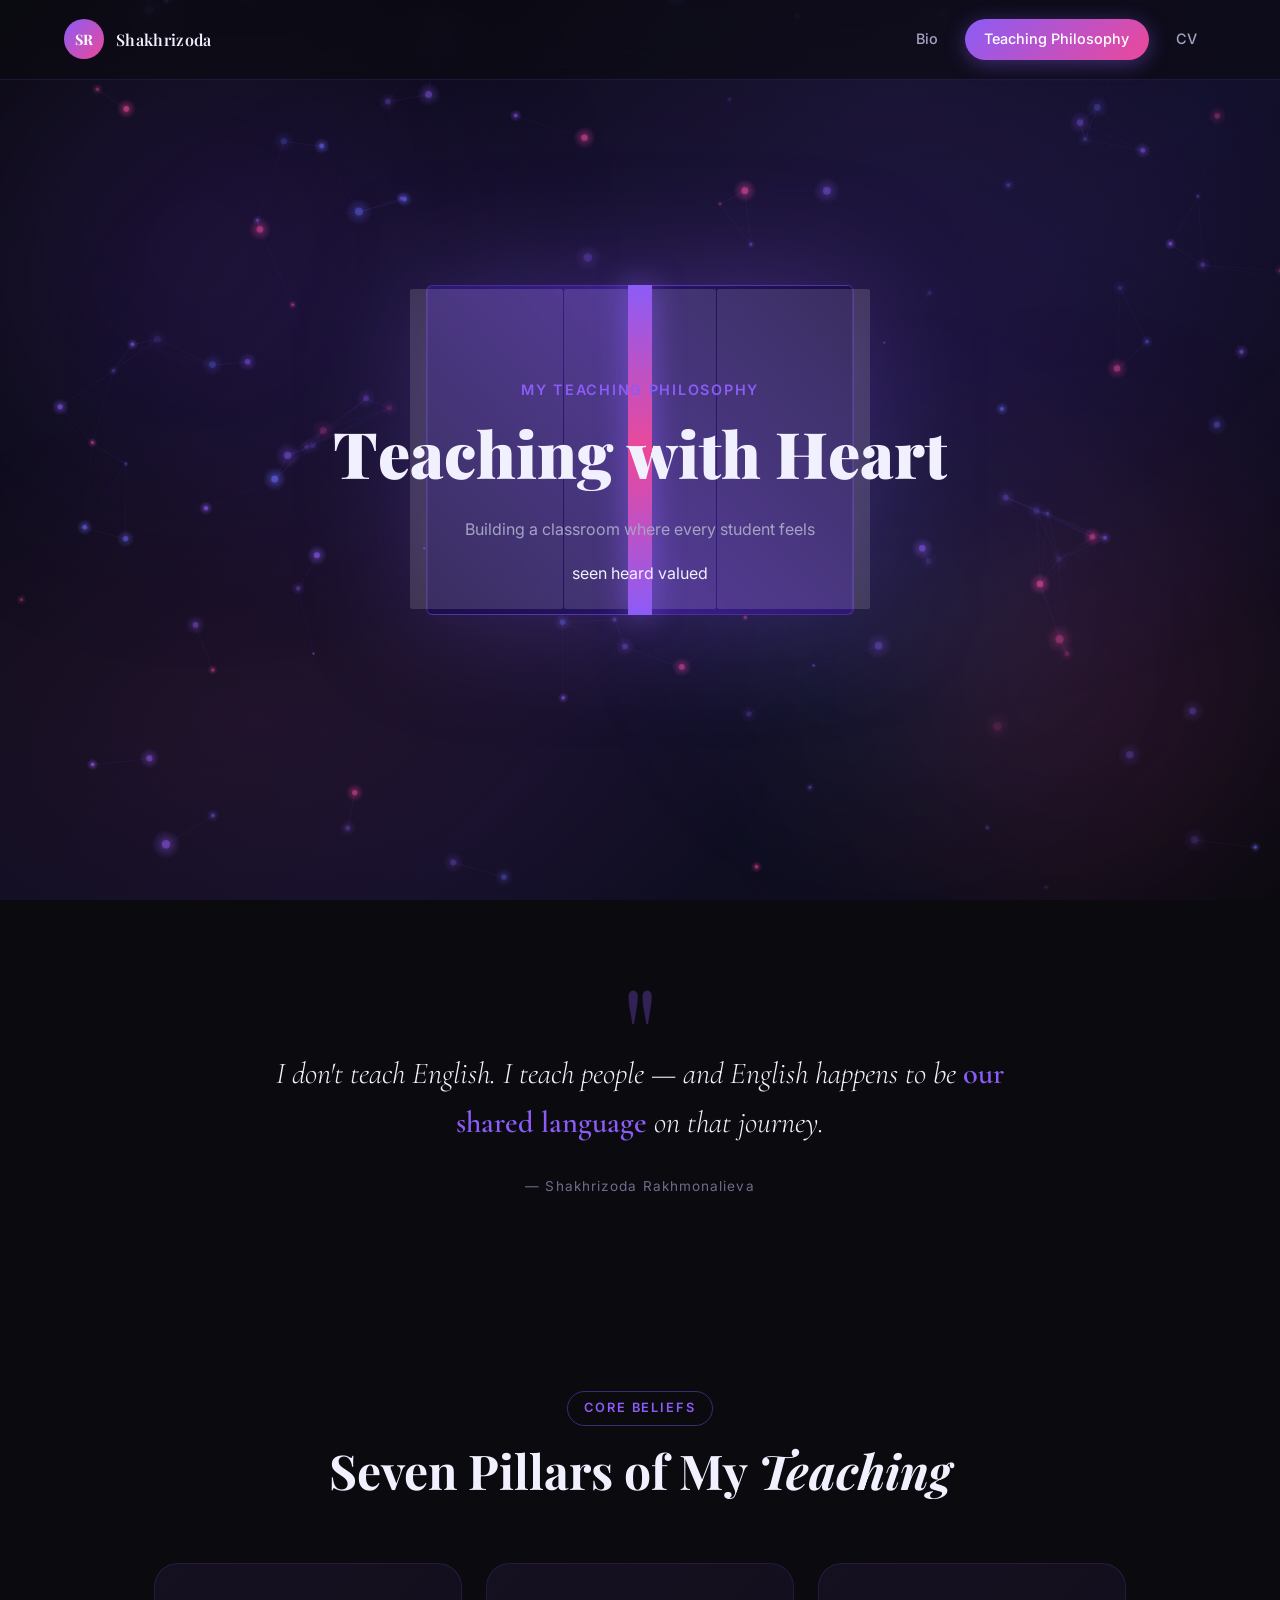
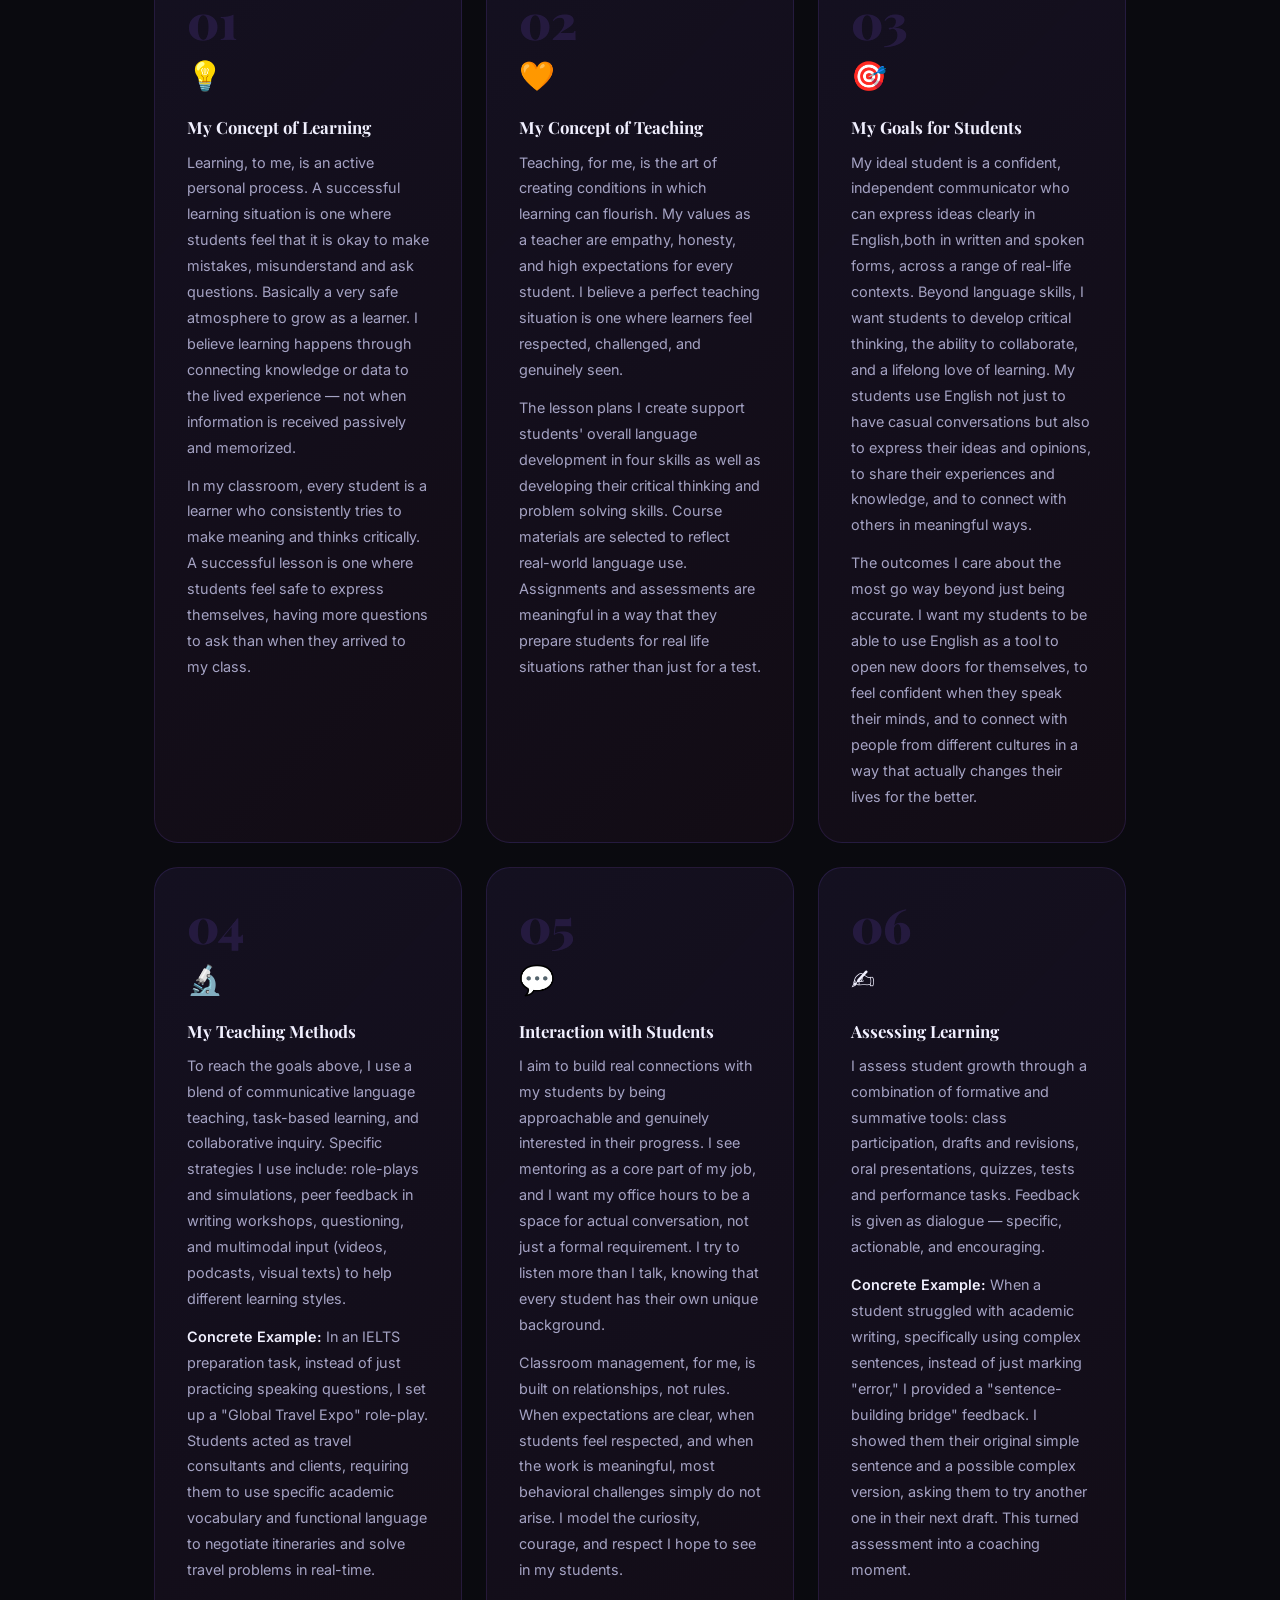
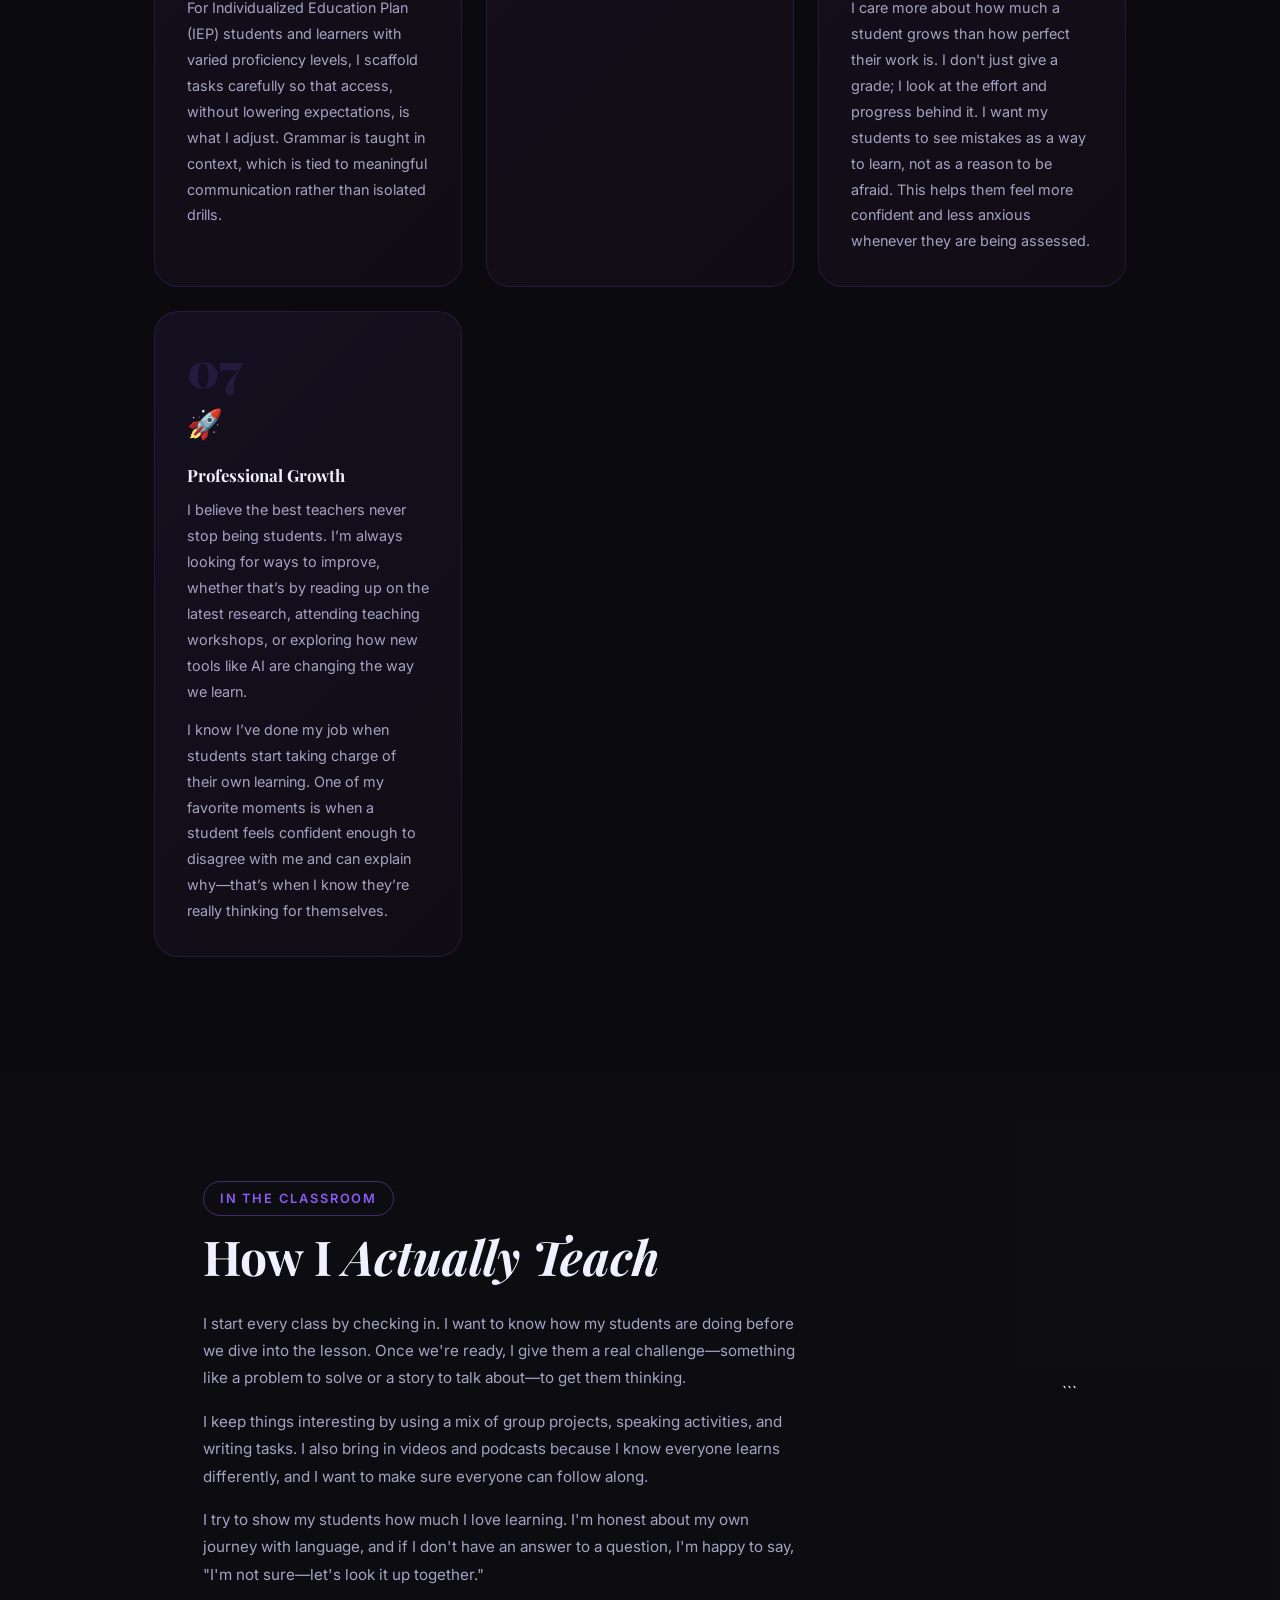
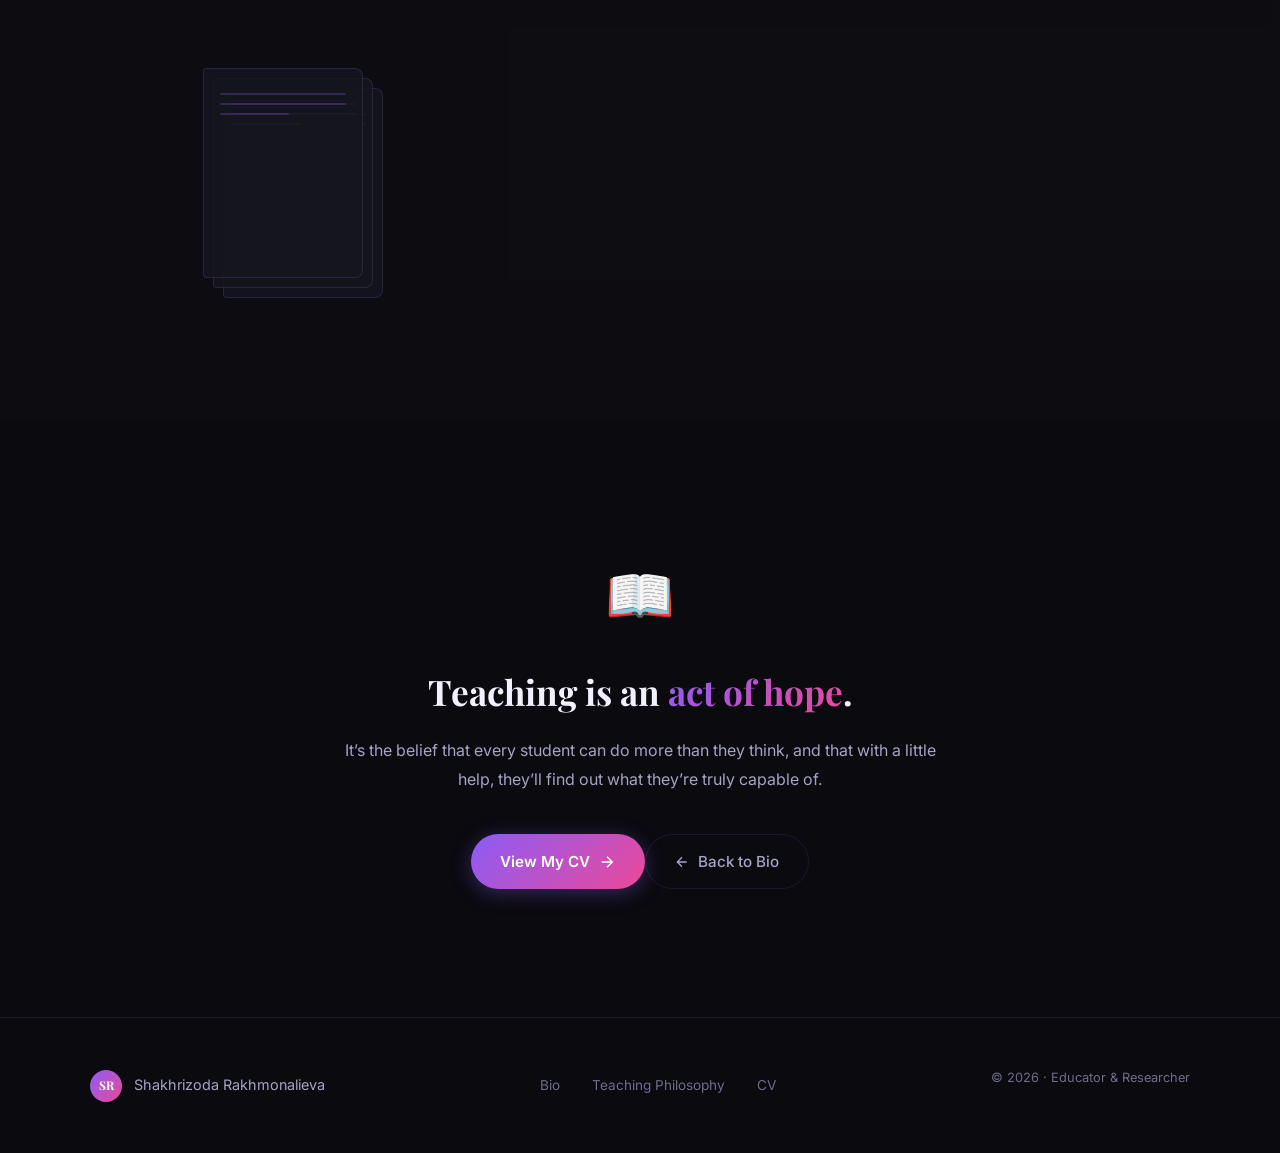
<file: philosophy.html>
<!DOCTYPE html>
<html lang="en">

<head>
    <meta charset="UTF-8" />
    <meta name="viewport" content="width=device-width, initial-scale=1.0" />
    <title>Teaching Philosophy | Shakhrizoda Rakhmonalieva</title>
    <meta name="description"
        content="Shakhrizoda Rakhmonalieva's teaching philosophy — student-centered, empathy-driven, and research-informed language education." />
    <link rel="preconnect" href="https://fonts.googleapis.com" />
    <link rel="preconnect" href="https://fonts.gstatic.com" crossorigin />
    <link
        href="https://fonts.googleapis.com/css2?family=Playfair+Display:ital,wght@0,400;0,700;0,900;1,400&family=Inter:wght@300;400;500;600&family=Cormorant+Garamond:ital,wght@0,300;0,600;1,300&display=swap"
        rel="stylesheet" />
    <link rel="stylesheet" href="styles.css" />
</head>

<body class="philosophy-page">

    <canvas id="particleCanvas"></canvas>

    <!-- Navigation -->
    <nav class="navbar" id="navbar">
        <div class="nav-logo">
            <span class="logo-initials">SR</span>
            <span class="logo-name">Shakhrizoda</span>
        </div>
        <div class="nav-links">
            <a href="index.html" class="nav-link" id="nav-bio">Bio</a>
            <a href="philosophy.html" class="nav-link active" id="nav-phil">Teaching Philosophy</a>
            <a href="cv.html" class="nav-link" id="nav-cv">CV</a>
        </div>
    </nav>

    <!-- Philosophy Hero -->

    <section class="phil-hero">
        <div class="phil-hero-bg">
            <!-- Animated open book hero -->
            <div class="hero-open-book" id="heroBook" aria-hidden="true">
                <div class="hob-cover-left" id="hobLeft"></div>
                <div class="hob-spine"></div>
                <div class="hob-cover-right" id="hobRight"></div>
                <div class="hob-pages">
                    <div class="hob-page p1"></div>
                    <div class="hob-page p2"></div>
                    <div class="hob-page p3"></div>
                </div>
            </div>
        </div>


        <div class="phil-hero-content">
            <p class="hero-subtitle animate-fade-up" style="animation-delay:1.2s">My Teaching Philosophy</p>
            <h1 class="hero-title animate-fade-up" style="animation-delay:1.4s">
                Teaching with Heart
            </h1>
            <div class="hero-tagline-visual animate-fade-up" style="animation-delay:1.6s">
                <p class="tagline-intro">Building a classroom where every student feels</p>
                <div class="tagline-keywords">
                    <span class="keyword-item">seen</span>
                    <span class="keyword-dot"></span>
                    <span class="keyword-item">heard</span>
                    <span class="keyword-dot"></span>
                    <span class="keyword-item">valued</span>
                </div>
            </div>
        </div>

    </section>

    <!-- Pull-quote section -->
    <section class="pullquote-section">
        <div class="pullquote-inner">
            <div class="quote-mark">"</div>
            <blockquote>
                I don't teach English. I teach people — and English happens to be <em>our shared language</em> on that
                journey.
            </blockquote>
            <cite>— Shakhrizoda Rakhmonalieva</cite>
        </div>
    </section>

    <!-- Philosophy Pillars — 7 required areas -->
    <section class="pillars-section">
        <div class="section-container">
            <div class="section-header">
                <span class="section-label">Core Beliefs</span>
                <h2 class="section-title">Seven Pillars of My <em>Teaching</em></h2>
            </div>

            <div class="pillars-grid">

                <!-- Pillar 1: Concept of Learning -->
                <div class="pillar-card card-reveal">
                    <div class="pillar-number">01</div>
                    <div class="pillar-icon-wrap">
                        <div class="pillar-icon">💡</div>
                    </div>
                    <h3>My Concept of Learning</h3>
                    <p>
                        Learning, to me, is an active personal process. A successful learning situation is
                        one where students feel that it is okay to make mistakes, misunderstand and ask
                        questions. Basically a very safe atmosphere to grow as a learner. I believe
                        learning happens through connecting knowledge or data to the lived experience — not when
                        information is received passively and memorized.
                    </p>
                    <p>
                        In my classroom, every student is a learner who consistently tries to make meaning and thinks
                        critically. A successful lesson is
                        one where students feel safe to express themselves, having more questions to ask than when they
                        arrived to my class.
                    </p>
                </div>

                <!-- Pillar 2: Concept of Teaching -->
                <div class="pillar-card card-reveal" style="animation-delay:0.1s">
                    <div class="pillar-number">02</div>
                    <div class="pillar-icon-wrap">
                        <div class="pillar-icon">🧡</div>
                    </div>
                    <h3>My Concept of Teaching</h3>
                    <p>
                        Teaching, for me, is the art of creating conditions in which learning can flourish. My values as
                        a teacher are empathy, honesty, and high expectations for every student. I believe a perfect
                        teaching situation is one where learners feel respected, challenged, and genuinely seen.
                    </p>
                    <p>
                        The lesson plans I create support students' overall language development in four skills as well
                        as developing their critical thinking and problem solving skills. Course materials are selected
                        to
                        reflect real-world language use. Assignments and assessments are meaningful in a way that they
                        prepare students for real life situations rather than just for a test.
                    </p>
                </div>

                <!-- Pillar 3: Goals for Students -->
                <div class="pillar-card card-reveal" style="animation-delay:0.2s">
                    <div class="pillar-number">03</div>
                    <div class="pillar-icon-wrap">
                        <div class="pillar-icon">🎯</div>
                    </div>
                    <h3>My Goals for Students</h3>
                    <p>
                        My ideal student is a confident, independent communicator who can express ideas clearly in
                        English,both in written and spoken forms, across a range of real-life contexts. Beyond language
                        skills, I want students to develop critical thinking, the ability to collaborate, and a
                        lifelong love of learning. My students use English not just to have casual conversations but
                        also to express their ideas and opinions, to share their experiences and knowledge, and to
                        connect with others in meaningful ways.
                    </p>
                    <p>
                        The outcomes I care about the most go way beyond just being accurate. I want my students to be
                        able to use English as a tool to open new doors for themselves, to feel confident when they
                        speak their minds, and to connect with people from different cultures in a way that actually
                        changes their lives for the better.
                    </p>
                </div>

                <!-- Pillar 4: Teaching Methods -->
                <div class="pillar-card card-reveal" style="animation-delay:0.3s">
                    <div class="pillar-number">04</div>
                    <div class="pillar-icon-wrap">
                        <div class="pillar-icon">🔬</div>
                    </div>
                    <h3>My Teaching Methods</h3>
                    <p>
                        To reach the goals above, I use a blend of communicative language teaching, task-based learning,
                        and collaborative inquiry. Specific strategies I use include: role-plays and simulations, peer
                        feedback in writing workshops, questioning, and multimodal input (videos, podcasts, visual
                        texts) to help different learning styles.
                    </p>
                    <p>
                        <strong>Concrete Example:</strong> In an IELTS preparation task, instead of just practicing
                        speaking questions, I set up a "Global Travel Expo" role-play. Students acted as travel
                        consultants and clients, requiring them to use specific academic vocabulary and functional
                        language to negotiate itineraries and solve travel problems in real-time.
                    </p>
                    <p>
                        For Individualized Education Plan (IEP) students and learners with varied proficiency levels, I
                        scaffold tasks carefully so that access, without lowering expectations, is what I adjust.
                        Grammar is taught in context, which is tied to meaningful communication rather than isolated
                        drills.
                    </p>
                </div>

                <!-- Pillar 5: Interaction with Students -->
                <div class="pillar-card card-reveal" style="animation-delay:0.4s">
                    <div class="pillar-number">05</div>
                    <div class="pillar-icon-wrap">
                        <div class="pillar-icon">💬</div>
                    </div>
                    <h3>Interaction with Students</h3>
                    <p>
                        I aim to build real connections with my students by being approachable and genuinely interested
                        in their progress. I see mentoring as a core part of my job, and I want my office hours to be a
                        space for actual conversation, not just a formal requirement. I try to listen more than I talk,
                        knowing that every student has their own unique background.
                    </p>
                    <p>
                        Classroom management, for me, is built on relationships, not rules. When expectations are
                        clear, when students feel respected, and when the work is meaningful, most behavioral challenges
                        simply do not arise. I model the curiosity, courage, and respect I hope to see in my students.
                    </p>
                </div>

                <!-- Pillar 6: Assessing Learning -->
                <div class="pillar-card card-reveal" style="animation-delay:0.5s">
                    <div class="pillar-number">06</div>
                    <div class="pillar-icon-wrap">
                        <div class="pillar-icon">✍️</div>
                    </div>
                    <h3>Assessing Learning</h3>
                    <p>
                        I assess student growth through a combination of formative and summative tools: class
                        participation, drafts and revisions, oral presentations, quizzes, tests and performance tasks.
                        Feedback is given as dialogue — specific, actionable, and encouraging.
                    </p>
                    <p>
                        <strong>Concrete Example:</strong> When a student struggled with academic writing, specifically
                        using complex sentences, instead of just marking "error," I provided a "sentence-building
                        bridge" feedback. I showed them their original simple sentence and a possible complex version,
                        asking them to try another one in their next draft. This turned assessment into a coaching
                        moment.
                    </p>
                    <p>
                        I care more about how much a student grows than how perfect their work is. I don't just give a
                        grade; I look at the effort and progress behind it. I want my students to see mistakes as a way
                        to learn, not as a reason to be afraid. This helps them feel more confident and less anxious
                        whenever they are being assessed.
                    </p>
                </div>

                <!-- Pillar 7: Professional Growth -->
                <div class="pillar-card card-reveal" style="animation-delay:0.6s">
                    <div class="pillar-number">07</div>
                    <div class="pillar-icon-wrap">
                        <div class="pillar-icon">🚀</div>
                    </div>
                    <h3>Professional Growth</h3>
                    <p>
                        I believe the best teachers never stop being students. I’m always looking for ways to improve,
                        whether that’s by reading up on the latest research, attending teaching workshops, or exploring
                        how new tools like AI are changing the way we learn.
                    </p>
                    <p>
                        I know I’ve done my job when students start taking charge of their own learning. One of my
                        favorite moments is when a student feels confident enough to disagree with me and can explain
                        why—that’s when I know they’re really thinking for themselves.
                    </p>
                </div>

            </div>
        </div>
    </section>

    <!-- Teaching Approach Section -->
    <section class="approach-section">
        <div class="section-container">
            <div class="approach-inner">
                <div class="approach-text">
                    <span class="section-label">In the Classroom</span>
                    <h2 class="section-title">How I <em>Actually Teach</em></h2>
                    <p>
                        I start every class by checking in. I want to know how my students are doing before we dive into
                        the lesson. Once we're ready, I give them a real challenge—something like a problem to solve or
                        a story to talk about—to get them thinking.
                    </p>
                    <p>
                        I keep things interesting by using a mix of group projects, speaking activities, and writing
                        tasks. I also bring in videos and podcasts because I know everyone learns differently, and I
                        want to make sure everyone can follow along.
                    </p>
                    <p>
                        I try to show my students how much I love learning. I'm honest about my own journey with
                        language, and if I don't have an answer to a question, I'm happy to say, "I'm not sure—let's
                        look it up together."
                    </p>
                </div>
                ```
                <div class="approach-visual">
                    <!-- Animated pages -->
                    <div class="turning-pages" id="turningPages" aria-hidden="true">
                        <div class="tp-page tp-p1">
                            <div class="tp-lines">
                                <div class="tp-line"></div>
                                <div class="tp-line"></div>
                                <div class="tp-line short"></div>
                            </div>
                        </div>
                        <div class="tp-page tp-p2">
                            <div class="tp-lines">
                                <div class="tp-line"></div>
                                <div class="tp-line"></div>
                                <div class="tp-line short"></div>
                            </div>
                        </div>
                        <div class="tp-page tp-p3">
                            <div class="tp-lines">
                                <div class="tp-line"></div>
                                <div class="tp-line"></div>
                            </div>
                        </div>
                    </div>
                </div>
            </div>
        </div>
    </section>

    <!-- Closing statement -->
    <section class="closing-section">
        <div class="closing-inner">
            <div class="closing-quote-icon animate-float">📖</div>
            <h2>Teaching is an <em>act of hope</em>.</h2>
            <p>
                It’s the belief that every student can do more than they think, and that with a little help, they’ll
                find out what they’re truly capable of.
            </p>
            <div class="closing-actions">
                <a href="cv.html" class="btn-primary">
                    <span>View My CV</span>
                    <svg viewBox="0 0 24 24" fill="none" stroke="currentColor" stroke-width="2">
                        <path d="M5 12h14M12 5l7 7-7 7" />
                    </svg>
                </a>
                <a href="index.html" class="btn-ghost">
                    <svg viewBox="0 0 24 24" fill="none" stroke="currentColor" stroke-width="2">
                        <path d="M19 12H5M12 19l-7-7 7-7" />
                    </svg>
                    <span>Back to Bio</span>
                </a>
            </div>
        </div>
    </section>

    <!-- Footer -->
    <footer class="footer">
        <div class="footer-inner">
            <div class="footer-brand">
                <span class="logo-initials small">SR</span>
                <span>Shakhrizoda Rakhmonalieva</span>
            </div>
            <nav class="footer-nav">
                <a href="index.html">Bio</a>
                <a href="philosophy.html">Teaching Philosophy</a>
                <a href="cv.html">CV</a>
            </nav>
            <p class="footer-copy">© 2026 · Educator &amp; Researcher</p>
        </div>
    </footer>

    <script src="animations.js"></script>
</body>

</html>
</file>
<file: styles.css>
/* ============================================================
   SHAKHRIZODA RAKHMONALIEVA — Professional Teacher Website
   Premium CSS Design System
   ============================================================ */

/* ---------- CSS Variables ---------- */
:root {
    --bg-dark: #0a0a0f;
    --bg-surface: #111118;
    --bg-card: #16161f;
    --bg-card-hover: #1e1e2a;

    --accent-purple: #8b5cf6;
    --accent-violet: #7c3aed;
    --accent-pink: #ec4899;
    --accent-teal: #14b8a6;
    --accent-gold: #f59e0b;

    --text-primary: #f1f0ff;
    --text-secondary: #a5a3c4;
    --text-muted: #6e6c8a;

    --border-subtle: rgba(139, 92, 246, 0.15);
    --border-glow: rgba(139, 92, 246, 0.4);

    --gradient-hero: linear-gradient(135deg, #0a0a0f 0%, #12102a 60%, #0a0a0f 100%);
    --gradient-accent: linear-gradient(135deg, #8b5cf6, #ec4899);
    --gradient-card: linear-gradient(135deg, rgba(139, 92, 246, 0.08), rgba(236, 72, 153, 0.04));

    --font-display: 'Playfair Display', Georgia, serif;
    --font-body: 'Inter', system-ui, sans-serif;
    --font-elegant: 'Cormorant Garamond', Georgia, serif;

    --radius-sm: 8px;
    --radius-md: 16px;
    --radius-lg: 24px;
    --radius-xl: 40px;

    --shadow-card: 0 4px 32px rgba(0, 0, 0, 0.4), 0 0 0 1px rgba(139, 92, 246, 0.1);
    --shadow-glow: 0 0 40px rgba(139, 92, 246, 0.2);
    --shadow-float: 0 20px 60px rgba(0, 0, 0, 0.5);

    --transition-fast: 0.2s ease;
    --transition-mid: 0.4s cubic-bezier(0.25, 0.46, 0.45, 0.94);
    --transition-slow: 0.8s cubic-bezier(0.25, 0.46, 0.45, 0.94);
}

/* ---------- Reset & Base ---------- */
*,
*::before,
*::after {
    box-sizing: border-box;
    margin: 0;
    padding: 0;
}

html {
    scroll-behavior: smooth;
    font-size: 16px;
}

body {
    background: var(--bg-dark);
    color: var(--text-primary);
    font-family: var(--font-body);
    font-weight: 400;
    line-height: 1.7;
    min-height: 100vh;
    overflow-x: hidden;
}

body::before {
    content: '';
    position: fixed;
    inset: 0;
    background: var(--gradient-hero);
    z-index: -2;
}

/* Star-like background glow */
body::after {
    content: '';
    position: fixed;
    top: -50%;
    left: 30%;
    width: 80vw;
    height: 80vw;
    background: radial-gradient(ellipse, rgba(139, 92, 246, 0.06) 0%, transparent 70%);
    z-index: -1;
    pointer-events: none;
}

/* ---------- Canvas ---------- */
#particleCanvas {
    position: fixed;
    inset: 0;
    z-index: 0;
    pointer-events: none;
    opacity: 0.6;
}

/* ---------- Typography ---------- */
h1,
h2,
h3 {
    font-family: var(--font-display);
    line-height: 1.2;
}

h1 {
    font-size: clamp(2.5rem, 6vw, 5rem);
    font-weight: 900;
}

h2 {
    font-size: clamp(1.8rem, 4vw, 3rem);
    font-weight: 700;
}

h3 {
    font-size: 1.2rem;
    font-weight: 700;
}

p {
    color: var(--text-secondary);
    line-height: 1.8;
    margin-bottom: 1rem;
}

em {
    font-style: italic;
    color: var(--text-primary);
    font-family: var(--font-display);
}

strong {
    color: var(--text-primary);
    font-weight: 600;
}

/* ---------- Navigation ---------- */
.navbar {
    position: fixed;
    top: 0;
    left: 0;
    right: 0;
    z-index: 100;
    display: flex;
    align-items: center;
    justify-content: space-between;
    padding: 1.2rem 5%;
    background: rgba(10, 10, 15, 0.6);
    backdrop-filter: blur(20px);
    -webkit-backdrop-filter: blur(20px);
    border-bottom: 1px solid var(--border-subtle);
    transition: background var(--transition-mid);
}

.navbar.scrolled {
    background: rgba(10, 10, 15, 0.9);
    box-shadow: 0 4px 30px rgba(0, 0, 0, 0.3);
}

.nav-logo {
    display: flex;
    align-items: center;
    gap: 0.75rem;
    text-decoration: none;
}

.logo-initials {
    display: inline-flex;
    align-items: center;
    justify-content: center;
    width: 40px;
    height: 40px;
    border-radius: 50%;
    background: var(--gradient-accent);
    font-family: var(--font-display);
    font-size: 0.9rem;
    font-weight: 700;
    color: white;
    flex-shrink: 0;
}

.logo-initials.small {
    width: 32px;
    height: 32px;
    font-size: 0.75rem;
}

.logo-name {
    font-family: var(--font-display);
    font-size: 1rem;
    font-weight: 600;
    color: var(--text-primary);
    letter-spacing: 0.02em;
}

.nav-links {
    display: flex;
    gap: 0.5rem;
    position: relative;
}

.nav-link {
    position: relative;
    padding: 0.5rem 1.2rem;
    border-radius: var(--radius-xl);
    text-decoration: none;
    font-size: 0.9rem;
    font-weight: 500;
    color: var(--text-secondary);
    transition: color var(--transition-fast), background var(--transition-fast);
}

.nav-link:hover {
    color: var(--text-primary);
    background: rgba(255, 255, 255, 0.05);
}

.nav-link.active {
    color: white;
    background: var(--gradient-accent);
    box-shadow: 0 4px 20px rgba(139, 92, 246, 0.4);
}

/* ---------- Buttons ---------- */
.btn-primary {
    display: inline-flex;
    align-items: center;
    gap: 0.5rem;
    padding: 0.85rem 1.8rem;
    border-radius: var(--radius-xl);
    background: var(--gradient-accent);
    color: white;
    text-decoration: none;
    font-weight: 600;
    font-size: 0.95rem;
    transition: transform var(--transition-fast), box-shadow var(--transition-fast);
    box-shadow: 0 4px 20px rgba(139, 92, 246, 0.35);
}

.btn-primary svg {
    width: 18px;
    height: 18px;
    transition: transform var(--transition-fast);
}

.btn-primary:hover {
    transform: translateY(-2px);
    box-shadow: 0 8px 30px rgba(139, 92, 246, 0.5);
}

.btn-primary:hover svg {
    transform: translateX(4px);
}

.btn-primary.large {
    padding: 1rem 2.2rem;
    font-size: 1rem;
}

.btn-ghost {
    display: inline-flex;
    align-items: center;
    gap: 0.5rem;
    padding: 0.85rem 1.8rem;
    border-radius: var(--radius-xl);
    color: var(--text-secondary);
    text-decoration: none;
    font-weight: 500;
    font-size: 0.95rem;
    border: 1px solid var(--border-subtle);
    transition: all var(--transition-fast);
}

.btn-ghost:hover {
    color: var(--text-primary);
    border-color: var(--border-glow);
    background: rgba(139, 92, 246, 0.08);
    transform: translateY(-2px);
}

.btn-ghost svg {
    width: 16px;
    height: 16px;
}

/* ---------- Section Utilities ---------- */
.section-container {
    max-width: 1100px;
    margin: 0 auto;
    padding: 0 5%;
}

.section-header {
    text-align: center;
    margin-bottom: 4rem;
}

.section-label {
    display: inline-block;
    font-size: 0.8rem;
    font-weight: 600;
    letter-spacing: 0.15em;
    text-transform: uppercase;
    color: var(--accent-purple);
    border: 1px solid var(--border-glow);
    padding: 0.35rem 1rem;
    border-radius: var(--radius-xl);
    margin-bottom: 1rem;
}

.section-title {
    color: var(--text-primary);
}

/* ============================================================
   BIO PAGE — HERO
   ============================================================ */
.hero {
    position: relative;
    min-height: 100vh;
    display: flex;
    align-items: center;
    padding: 6rem 5% 4rem;
    z-index: 1;
}

.hero-content {
    max-width: 1200px;
    margin: 0 auto;
    width: 100%;
    display: grid;
    grid-template-columns: 1fr 1fr;
    gap: 4rem;
    align-items: center;
}

.hero-subtitle {
    font-size: 0.9rem;
    font-weight: 600;
    letter-spacing: 0.12em;
    text-transform: uppercase;
    color: var(--accent-purple);
    margin-bottom: 0.75rem;
}

.hero-title {
    color: var(--text-primary);
    margin-bottom: 1.5rem;
}

.hero-title em {
    background: var(--gradient-accent);
    -webkit-background-clip: text;
    -webkit-text-fill-color: transparent;
    background-clip: text;
}

.hero-tagline {
    font-size: 1.1rem;
    color: var(--text-secondary);
    max-width: 460px;
    margin-bottom: 2.5rem;
}

.hero-cta {
    display: flex;
    gap: 1rem;
    flex-wrap: wrap;
}

/* ---------- Hero Portrait Visual ---------- */
.hero-visual {
    position: relative;
    display: flex;
    align-items: center;
    justify-content: center;
    height: 480px;
}

.hero-portrait-wrap {
    position: relative;
    width: 320px;
    height: 420px;
    border-radius: var(--radius-xl);
    overflow: hidden;
    box-shadow: var(--shadow-glow), var(--shadow-float);
    border: 1px solid var(--border-glow);
    transform: rotate(2deg);
    transition: transform var(--transition-mid), box-shadow var(--transition-mid);
    z-index: 2;
}

.hero-portrait-wrap:hover {
    box-shadow: 0 0 50px rgba(139, 92, 246, 0.5);
}

.hero-portrait-img {
    width: 100%;
    height: 100%;
    object-fit: cover;
    filter: brightness(0.95) contrast(1.05);
}

.hero-visual::after {
    content: '';
    position: absolute;
    width: 330px;
    height: 430px;
    border: 2px solid var(--accent-purple);
    border-radius: var(--radius-xl);
    z-index: 1;
    top: 50%;
    left: 50%;
    transform: translate(-45%, -45%) rotate(-3deg);
    opacity: 0.2;
}

/* ---------- Floating Badges ---------- */
.float-badge {
    position: absolute;
    background: rgba(22, 22, 31, 0.9);
    backdrop-filter: blur(12px);
    border: 1px solid var(--border-subtle);
    border-radius: var(--radius-md);
    padding: 0.5rem 1rem;
    font-size: 0.8rem;
    font-weight: 600;
    color: var(--text-primary);
    white-space: nowrap;
    box-shadow: var(--shadow-card);
    z-index: 10;
}

.badge-1 {
    top: 60px;
    right: 10px;
}

.badge-2 {
    top: 50%;
    left: -20px;
    transform: translateY(-50%);
}

.badge-3 {
    bottom: 80px;
    right: -10px;
}

/* ---------- Scroll Hint ---------- */
.scroll-hint {
    position: absolute;
    bottom: 2rem;
    left: 50%;
    transform: translateX(-50%);
    display: flex;
    flex-direction: column;
    align-items: center;
    gap: 0.5rem;
    font-size: 0.75rem;
    letter-spacing: 0.1em;
    text-transform: uppercase;
    color: var(--text-muted);
}

.scroll-line {
    width: 1px;
    height: 50px;
    background: linear-gradient(to bottom, var(--accent-purple), transparent);
    animation: scrollLine 1.5s ease-in-out infinite;
}

@keyframes scrollLine {

    0%,
    100% {
        transform: scaleY(1);
        opacity: 1;
    }

    50% {
        transform: scaleY(0.4);
        opacity: 0.4;
    }
}

/* ============================================================
   ABOUT SECTION
   ============================================================ */
.about {
    padding: 7rem 0;
    position: relative;
    z-index: 1;
}

.about-grid {
    display: grid;
    grid-template-columns: 1fr 1fr;
    gap: 4rem;
    align-items: start;
}

.lead-text {
    font-size: 1.15rem;
    color: var(--text-primary);
    line-height: 1.75;
    margin-bottom: 1.25rem;
}

.about-text p {
    margin-bottom: 1.25rem;
}

.about-cards {
    display: grid;
    grid-template-columns: 1fr 1fr;
    gap: 1rem;
}

.info-card {
    background: var(--gradient-card);
    border: 1px solid var(--border-subtle);
    border-radius: var(--radius-md);
    padding: 1.5rem;
    transition: transform var(--transition-mid), box-shadow var(--transition-mid), border-color var(--transition-mid);
}

.info-card:hover {
    transform: translateY(-4px);
    box-shadow: var(--shadow-glow);
    border-color: var(--border-glow);
}

.card-icon {
    font-size: 1.5rem;
    margin-bottom: 0.5rem;
}

.info-card h3 {
    font-size: 0.95rem;
    margin-bottom: 0.3rem;
    color: var(--text-primary);
}

.info-card p {
    font-size: 0.85rem;
    margin: 0;
    color: var(--text-secondary);
    line-height: 1.5;
}

/* ============================================================
   TIMELINE SECTION
   ============================================================ */
.timeline-section {
    padding: 7rem 0;
    background: rgba(255, 255, 255, 0.01);
    position: relative;
    z-index: 1;
}

.timeline {
    position: relative;
    max-width: 700px;
    margin: 0 auto;
    padding-left: 2rem;
}

.timeline::before {
    content: '';
    position: absolute;
    left: 0;
    top: 0;
    bottom: 0;
    width: 2px;
    background: linear-gradient(to bottom, var(--accent-purple), transparent);
}

.tl-item {
    position: relative;
    margin-bottom: 3rem;
    padding-left: 2rem;
}

.tl-dot {
    position: absolute;
    left: -2rem;
    top: 0.4rem;
    width: 14px;
    height: 14px;
    border-radius: 50%;
    background: var(--gradient-accent);
    box-shadow: 0 0 12px rgba(139, 92, 246, 0.6);
    transform: translateX(-6px);
}

.tl-year {
    font-size: 0.75rem;
    font-weight: 600;
    letter-spacing: 0.12em;
    text-transform: uppercase;
    color: var(--accent-purple);
    margin-bottom: 0.35rem;
    display: block;
}

.tl-content h3 {
    font-size: 1.05rem;
    color: var(--text-primary);
    margin-bottom: 0.4rem;
}

.tl-content p {
    font-size: 0.9rem;
    margin: 0;
}

/* ============================================================
   VALUES SECTION
   ============================================================ */
.values-section {
    padding: 7rem 0;
    position: relative;
    z-index: 1;
}

.values-grid {
    display: grid;
    grid-template-columns: repeat(4, 1fr);
    gap: 2rem;
}

.value-item {
    text-align: center;
    padding: 2rem 1rem;
    border: 1px solid var(--border-subtle);
    border-radius: var(--radius-lg);
    background: var(--gradient-card);
    transition: transform var(--transition-mid), box-shadow var(--transition-mid);
}

.value-item:hover {
    transform: translateY(-6px);
    box-shadow: var(--shadow-glow);
}

.value-orb {
    width: 70px;
    height: 70px;
    margin: 0 auto 1rem;
}

.value-orb svg {
    width: 100%;
    height: 100%;
}

.value-item h3 {
    font-size: 1rem;
    color: var(--text-primary);
    margin-bottom: 0.5rem;
}

.value-item p {
    font-size: 0.85rem;
    margin: 0;
}

/* ============================================================
   CTA BANNER
   ============================================================ */
.cta-banner {
    margin: 2rem 5%;
    padding: 4rem;
    background: linear-gradient(135deg, rgba(139, 92, 246, 0.15), rgba(236, 72, 153, 0.08));
    border: 1px solid var(--border-glow);
    border-radius: var(--radius-xl);
    display: grid;
    grid-template-columns: 1fr auto;
    gap: 3rem;
    align-items: center;
    position: relative;
    overflow: hidden;
    z-index: 1;
}

.cta-inner h2 {
    font-size: clamp(1.5rem, 3vw, 2rem);
    margin-bottom: 0.75rem;
    color: var(--text-primary);
}

.cta-inner p {
    margin-bottom: 1.75rem;
    font-size: 1rem;
}

/* ---------- Open Book Decoration ---------- */
.open-book {
    display: flex;
    align-items: flex-end;
    gap: 0;
    filter: opacity(0.7);
}

.ob-left,
.ob-right {
    width: 80px;
    height: 100px;
    border: 2px solid rgba(139, 92, 246, 0.5);
    border-radius: 4px 0 0 4px;
    background: linear-gradient(135deg, rgba(139, 92, 246, 0.1), rgba(76, 29, 149, 0.2));
    padding: 10px;
    display: flex;
    align-items: flex-start;
    justify-content: center;
}

.ob-right {
    border-radius: 0 4px 4px 0;
    border-left: none;
}

.ob-spine {
    width: 6px;
    height: 100px;
    background: linear-gradient(180deg, var(--accent-purple), var(--accent-pink));
    align-self: flex-end;
}

.ob-lines {
    width: 100%;
}

.ob-line {
    height: 2px;
    background: rgba(139, 92, 246, 0.4);
    border-radius: 2px;
    margin-bottom: 6px;
    animation: writeLine 2s ease infinite;
}

.ob-line.short {
    width: 60%;
}

@keyframes writeLine {
    0% {
        transform: scaleX(0);
        transform-origin: left;
    }

    40% {
        transform: scaleX(1);
        transform-origin: left;
    }

    100% {
        transform: scaleX(1);
    }
}

.ob-lines .ob-line:nth-child(1) {
    animation-delay: 0s;
}

.ob-lines .ob-line:nth-child(2) {
    animation-delay: 0.3s;
}

.ob-lines .ob-line:nth-child(3) {
    animation-delay: 0.6s;
}

.ob-lines .ob-line:nth-child(4) {
    animation-delay: 0.9s;
}

/* ============================================================
   FOOTER
   ============================================================ */
.footer {
    padding: 3rem 5%;
    border-top: 1px solid var(--border-subtle);
    position: relative;
    z-index: 1;
}

.footer-inner {
    max-width: 1100px;
    margin: 0 auto;
    display: flex;
    align-items: center;
    justify-content: space-between;
    flex-wrap: wrap;
    gap: 1rem;
}

.footer-brand {
    display: flex;
    align-items: center;
    gap: 0.75rem;
    font-size: 0.9rem;
    color: var(--text-secondary);
}

.footer-nav {
    display: flex;
    gap: 2rem;
}

.footer-nav a {
    color: var(--text-muted);
    text-decoration: none;
    font-size: 0.85rem;
    transition: color var(--transition-fast);
}

.footer-nav a:hover {
    color: var(--text-primary);
}

.footer-copy {
    font-size: 0.8rem;
    color: var(--text-muted);
}

/* ============================================================
   PHILOSOPHY PAGE — HERO
   ============================================================ */
.phil-hero {
    position: relative;
    min-height: 100vh;
    display: flex;
    align-items: center;
    justify-content: center;
    overflow: hidden;
    z-index: 1;
}

.phil-hero-bg {
    position: absolute;
    inset: 0;
    display: flex;
    align-items: center;
    justify-content: center;
}

/* Hero Open Book — large animated */
.hero-open-book {
    position: relative;
    display: flex;
    align-items: flex-end;
    justify-content: center;
    filter: drop-shadow(0 0 60px rgba(139, 92, 246, 0.3));
}

.hob-cover-left {
    width: 200px;
    height: 280px;
    background: linear-gradient(135deg, #1a0e4a, #3b1f8c);
    border-radius: 6px 0 0 6px;
    border: 1px solid rgba(139, 92, 246, 0.4);
    transform-origin: right center;
    transform: rotateY(20deg);
    transition: transform 1.2s cubic-bezier(0.25, 0.46, 0.45, 0.94);
    display: flex;
    align-items: center;
    justify-content: center;
    position: relative;
}

.hob-cover-left.opened {
    transform: rotateY(-160deg);
}

.hob-cover-right {
    width: 200px;
    height: 280px;
    background: linear-gradient(135deg, #3b1f8c, #1a0e4a);
    border-radius: 0 6px 6px 0;
    border: 1px solid rgba(139, 92, 246, 0.4);
    transform-origin: left center;
    transform: rotateY(-20deg);
    transition: transform 1.2s cubic-bezier(0.25, 0.46, 0.45, 0.94);
    display: flex;
    align-items: center;
    justify-content: center;
}

.hob-cover-right.opened {
    transform: rotateY(160deg);
}

.hob-text {
    font-family: var(--font-display);
    font-size: 1.1rem;
    font-weight: 700;
    color: rgba(255, 255, 255, 0.8);
    text-align: center;
    padding: 1rem;
    writing-mode: horizontal-tb;
}

.hob-spine {
    width: 20px;
    height: 280px;
    background: linear-gradient(180deg, var(--accent-purple), var(--accent-pink), var(--accent-purple));
    box-shadow: 0 0 30px rgba(139, 92, 246, 0.6);
    z-index: 2;
}

.hob-pages {
    position: absolute;
    top: 4px;
    left: 50%;
    transform: translateX(-50%);
    width: 380px;
    height: 272px;
    display: flex;
    gap: 1px;
    pointer-events: none;
}

.hob-page {
    flex: 1;
    background: #f0ece4;
    opacity: 0.15;
    border-radius: 2px;
    transition: opacity 1s;
    animation: pageRuffle 3s ease-in-out infinite;
}

.hob-page.p1 {
    animation-delay: 0s;
}

.hob-page.p2 {
    animation-delay: 0.4s;
}

.hob-page.p3 {
    animation-delay: 0.8s;
}

@keyframes pageRuffle {

    0%,
    100% {
        transform: scaleX(1);
    }

    50% {
        transform: scaleX(0.97) skewY(0.5deg);
    }
}

.phil-hero-content {
    position: relative;
    z-index: 5;
    text-align: center;
    padding: 8rem 5% 4rem;
    max-width: 800px;
}

.phil-hero-content .hero-title {
    font-size: clamp(2.2rem, 5vw, 4rem);
}

/* ---------- Pullquote ---------- */
.pullquote-section {
    padding: 5rem 5%;
    position: relative;
    z-index: 1;
}

.pullquote-inner {
    max-width: 800px;
    margin: 0 auto;
    text-align: center;
    position: relative;
}

.quote-mark {
    font-family: var(--font-display);
    font-size: 8rem;
    line-height: 0.8;
    color: var(--accent-purple);
    opacity: 0.3;
    margin-bottom: -2rem;
    display: block;
}

blockquote {
    font-family: var(--font-elegant);
    font-size: clamp(1.3rem, 2.5vw, 1.9rem);
    font-weight: 300;
    color: var(--text-primary);
    line-height: 1.6;
    font-style: italic;
    margin-bottom: 1.5rem;
}

blockquote em {
    font-style: normal;
    font-weight: 600;
    color: var(--accent-purple);
    font-family: var(--font-elegant);
}

cite {
    font-size: 0.85rem;
    color: var(--text-muted);
    font-style: normal;
    letter-spacing: 0.08em;
}

/* ---------- Pillars ---------- */
.pillars-section {
    padding: 7rem 0;
    position: relative;
    z-index: 1;
}

.pillars-grid {
    display: grid;
    grid-template-columns: repeat(3, 1fr);
    gap: 1.5rem;
}

.pillar-card {
    background: var(--gradient-card);
    border: 1px solid var(--border-subtle);
    border-radius: var(--radius-lg);
    padding: 2rem;
    transition: transform var(--transition-mid), box-shadow var(--transition-mid), border-color var(--transition-mid);
    position: relative;
    overflow: hidden;
}

.pillar-card::before {
    content: '';
    position: absolute;
    top: 0;
    left: 0;
    right: 0;
    height: 2px;
    background: var(--gradient-accent);
    opacity: 0;
    transition: opacity var(--transition-mid);
}

.pillar-card:hover::before {
    opacity: 1;
}

.pillar-card:hover {
    transform: translateY(-6px);
    box-shadow: var(--shadow-glow);
    border-color: var(--border-glow);
}

.pillar-number {
    font-size: 3rem;
    font-weight: 900;
    font-family: var(--font-display);
    color: rgba(139, 92, 246, 0.15);
    line-height: 1;
    margin-bottom: 0.5rem;
}

.pillar-icon-wrap {
    margin-bottom: 1rem;
}

.pillar-icon {
    font-size: 1.8rem;
}

.pillar-card h3 {
    font-size: 1.05rem;
    margin-bottom: 0.75rem;
    color: var(--text-primary);
}

.pillar-card p {
    font-size: 0.9rem;
    margin-bottom: 0.75rem;
}

.pillar-card p:last-child {
    margin-bottom: 0;
}

/* ---------- Approach Section ---------- */
.approach-section {
    padding: 7rem 0;
    background: rgba(255, 255, 255, 0.01);
    position: relative;
    z-index: 1;
}

.approach-inner {
    max-width: 1100px;
    margin: 0 auto;
    padding: 0 5%;
    display: grid;
    grid-template-columns: 1fr auto;
    gap: 4rem;
    align-items: center;
}

.approach-text {
    max-width: 600px;
}

.approach-text .section-label {
    margin-bottom: 0.75rem;
}

.approach-text .section-title {
    margin-bottom: 1.5rem;
}

.approach-text p {
    font-size: 0.95rem;
}

/* Turning pages animation */
.turning-pages {
    position: relative;
    width: 180px;
    height: 240px;
    flex-shrink: 0;
}

.tp-page {
    position: absolute;
    width: 160px;
    height: 210px;
    border: 1px solid rgba(139, 92, 246, 0.2);
    background: rgba(22, 22, 31, 0.8);
    border-radius: 4px 8px 8px 4px;
    padding: 1.5rem 1rem;
    transform-origin: left center;
}

.tp-p1 {
    top: 0;
    left: 0;
    animation: turnPage 4s ease-in-out infinite;
    z-index: 3;
}

.tp-p2 {
    top: 10px;
    left: 10px;
    animation: turnPage 4s ease-in-out 1s infinite;
    z-index: 2;
}

.tp-p3 {
    top: 20px;
    left: 20px;
    z-index: 1;
}

@keyframes turnPage {
    0% {
        transform: rotateY(0deg);
    }

    40% {
        transform: rotateY(-30deg);
    }

    60% {
        transform: rotateY(-30deg);
    }

    100% {
        transform: rotateY(0deg);
    }
}

.tp-lines {
    display: flex;
    flex-direction: column;
    gap: 8px;
}

.tp-line {
    height: 2px;
    background: rgba(139, 92, 246, 0.25);
    border-radius: 2px;
}

.tp-line.short {
    width: 55%;
}

/* ---------- Closing Section ---------- */
.closing-section {
    padding: 8rem 5%;
    text-align: center;
    position: relative;
    z-index: 1;
}

.closing-inner {
    max-width: 760px;
    margin: 0 auto;
}

.closing-quote-icon {
    font-size: 3.5rem;
    display: block;
    margin-bottom: 1.5rem;
}

.closing-section h2 {
    font-size: clamp(1.5rem, 3vw, 2.2rem);
    color: var(--text-primary);
    margin-bottom: 1.25rem;
    line-height: 1.4;
}

.closing-section h2 em {
    background: var(--gradient-accent);
    -webkit-background-clip: text;
    -webkit-text-fill-color: transparent;
    background-clip: text;
    font-style: normal;
}

.closing-section p {
    font-size: 1rem;
    max-width: 600px;
    margin: 0 auto 2.5rem;
}

.closing-actions {
    display: flex;
    justify-content: center;
}

/* ============================================================
   ANIMATIONS & ENTRANCE EFFECTS
   ============================================================ */
@keyframes fadeUp {
    from {
        opacity: 0;
        transform: translateY(30px);
    }

    to {
        opacity: 1;
        transform: translateY(0);
    }
}

@keyframes fadeLeft {
    from {
        opacity: 0;
        transform: translateX(40px);
    }

    to {
        opacity: 1;
        transform: translateX(0);
    }
}

@keyframes floatAnim {

    0%,
    100% {
        transform: translateY(0px);
    }

    50% {
        transform: translateY(-10px);
    }
}

@keyframes floatAnimDelay {

    0%,
    100% {
        transform: translateY(-5px);
    }

    50% {
        transform: translateY(-15px);
    }
}

.animate-fade-up {
    opacity: 0;
    animation: fadeUp 0.8s cubic-bezier(0.25, 0.46, 0.45, 0.94) forwards;
}

.animate-fade-left {
    opacity: 0;
    animation: fadeLeft 0.9s cubic-bezier(0.25, 0.46, 0.45, 0.94) forwards;
}

.animate-float {
    animation: floatAnim 3s ease-in-out infinite;
}

.animate-float-delay {
    animation: floatAnimDelay 3.5s ease-in-out infinite;
}

/* Scroll-triggered reveals */
.card-reveal,
.tl-reveal {
    opacity: 0;
    transform: translateY(24px);
    transition: opacity 0.7s ease, transform 0.7s cubic-bezier(0.25, 0.46, 0.45, 0.94);
}

.card-reveal.visible,
.tl-reveal.visible {
    opacity: 1;
    transform: translateY(0);
}

/* ============================================================
   RESPONSIVE
   ============================================================ */
@media (max-width: 900px) {
    .hero-content {
        grid-template-columns: 1fr;
        text-align: center;
    }

    .hero-visual {
        height: 350px;
    }

    .hero-cta {
        justify-content: center;
    }

    .hero-tagline {
        max-width: none;
    }

    .about-grid {
        grid-template-columns: 1fr;
    }

    .values-grid {
        grid-template-columns: 1fr 1fr;
    }

    .pillars-grid {
        grid-template-columns: 1fr 1fr;
    }

    .cta-banner {
        grid-template-columns: 1fr;
    }

    .cta-book {
        display: none;
    }

    .approach-inner {
        grid-template-columns: 1fr;
    }

    .turning-pages {
        display: none;
    }
}

@media (max-width: 600px) {
    .values-grid {
        grid-template-columns: 1fr;
    }

    .pillars-grid {
        grid-template-columns: 1fr;
    }

    .about-cards {
        grid-template-columns: 1fr;
    }

    .navbar {
        padding: 1rem 4%;
    }

    .logo-name {
        display: none;
    }
}

/* ============================================================
   ENHANCED ANIMATIONS — EDITION 2
   ============================================================ */

/* ---------- 1. AURORA BACKGROUND ORBS ---------- */
.aurora-bg {
    position: fixed;
    inset: 0;
    z-index: -1;
    overflow: hidden;
    pointer-events: none;
}

.aurora-orb {
    position: absolute;
    border-radius: 50%;
    filter: blur(90px);
    opacity: 0.18;
    animation: auroraFloat linear infinite;
}

.aurora-orb-1 {
    width: 700px;
    height: 700px;
    background: radial-gradient(circle, #7c3aed, transparent 70%);
    top: -100px;
    left: -150px;
    animation-duration: 28s;
    animation-delay: 0s;
}

.aurora-orb-2 {
    width: 600px;
    height: 600px;
    background: radial-gradient(circle, #ec4899, transparent 70%);
    bottom: -80px;
    right: -80px;
    animation-duration: 34s;
    animation-delay: -10s;
}

.aurora-orb-3 {
    width: 500px;
    height: 500px;
    background: radial-gradient(circle, #06b6d4, transparent 70%);
    top: 40%;
    left: 50%;
    animation-duration: 22s;
    animation-delay: -6s;
    opacity: 0.09;
}

@keyframes auroraFloat {
    0% {
        transform: translate(0, 0) scale(1);
    }

    25% {
        transform: translate(60px, -80px) scale(1.1);
    }

    50% {
        transform: translate(120px, 30px) scale(0.95);
    }

    75% {
        transform: translate(40px, 80px) scale(1.08);
    }

    100% {
        transform: translate(0, 0) scale(1);
    }
}

/* ---------- 2. FLOATING BOOK ICONS ---------- */
.floating-books-layer {
    position: absolute;
    inset: 0;
    pointer-events: none;
    overflow: hidden;
    z-index: 0;
}

.floating-book-icon {
    position: absolute;
    filter: drop-shadow(0 0 12px rgba(139, 92, 246, 0.5));
    user-select: none;
    will-change: transform, opacity;
}

@keyframes floatUp {
    0% {
        transform: translateX(0) translateY(0) rotate(-10deg);
        opacity: 0;
    }

    10% {
        opacity: 0.7;
    }

    80% {
        opacity: 0.5;
    }

    100% {
        transform: translateX(var(--drift, 40px)) translateY(-110vh) rotate(20deg);
        opacity: 0;
    }
}



/* ---------- 4. INK SPLASH ---------- */
.ink-splash {
    position: fixed;
    width: 8px;
    height: 8px;
    border-radius: 50%;
    background: radial-gradient(circle, rgba(139, 92, 246, 0.9), rgba(236, 72, 153, 0.6));
    pointer-events: none;
    z-index: 9998;
    transform: translate(-50%, -50%);
    animation: inkBurst 0.85s cubic-bezier(0.25, 0.46, 0.45, 0.94) forwards;
}

@keyframes inkBurst {
    0% {
        transform: translate(-50%, -50%) scale(0);
        opacity: 1;
    }

    30% {
        transform: translate(-50%, -50%) scale(8);
        opacity: 0.6;
    }

    100% {
        transform: translate(-50%, -50%) scale(20);
        opacity: 0;
    }
}

/* ---------- 5. LETTER TYPEWRITER (hero title) ---------- */
.hero-title.letters-ready .letter {
    display: inline-block;
    opacity: 0;
    transform: translateY(20px);
    animation: letterIn 0.5s cubic-bezier(0.34, 1.56, 0.64, 1) forwards;
}

@keyframes letterIn {
    to {
        opacity: 1;
        transform: translateY(0);
    }
}

/* ---------- 6. TITLE MASK REVEAL ---------- */
.title-mask {
    overflow: hidden;
}

.title-mask:not(.hero-title) {
    opacity: 0;
    transform: translateY(30px);
    transition: opacity 0.8s cubic-bezier(0.25, 0.46, 0.45, 0.94),
        transform 0.8s cubic-bezier(0.25, 0.46, 0.45, 0.94);
}

.title-mask.title-revealed {
    opacity: 1;
    transform: translateY(0);
}

/* ---------- 7. TIMELINE DOT PULSE ---------- */
.tl-dot.dot-pulse {
    animation: dotPulseGlow 2.5s ease-in-out infinite;
}

@keyframes dotPulseGlow {

    0%,
    100% {
        box-shadow: 0 0 10px rgba(139, 92, 246, 0.6), 0 0 0 0 rgba(139, 92, 246, 0.3);
    }

    50% {
        box-shadow: 0 0 20px rgba(139, 92, 246, 0.9), 0 0 0 10px rgba(139, 92, 246, 0);
    }
}

/* ---------- 8. BOOK STACK — 3D PERSPECTIVE ---------- */
.book-stack {
    transition: transform 0.4s cubic-bezier(0.25, 0.46, 0.45, 0.94);
}

/* ---------- 9. GLITCH EFFECT on logo ---------- */
.nav-logo.glitch .logo-initials {
    animation: glitchLogo 0.4s steps(2) forwards;
}

@keyframes glitchLogo {
    0% {
        transform: translate(0, 0);
        filter: hue-rotate(0deg);
    }

    20% {
        transform: translate(-3px, 1px);
        filter: hue-rotate(90deg);
    }

    40% {
        transform: translate(3px, -1px);
        filter: hue-rotate(180deg);
    }

    60% {
        transform: translate(-2px, 2px);
        filter: hue-rotate(270deg);
    }

    80% {
        transform: translate(2px, -2px);
        filter: hue-rotate(360deg);
    }

    100% {
        transform: translate(0, 0);
        filter: hue-rotate(0deg);
    }
}

/* ---------- 10. BREATHING GLOW on cards ---------- */
.pillar-card:hover .pillar-number,
.info-card:hover .card-icon {
    animation: breatheGlow 1.5s ease-in-out infinite;
}

@keyframes breatheGlow {

    0%,
    100% {
        filter: drop-shadow(0 0 4px rgba(139, 92, 246, 0.3));
        transform: scale(1);
    }

    50% {
        filter: drop-shadow(0 0 16px rgba(139, 92, 246, 0.8));
        transform: scale(1.1);
    }
}

/* ---------- 11. PARTICLE CANVAS — brighter ---------- */
#particleCanvas {
    opacity: 0.85;
}

/* ---------- 12. ENHANCED BOOK COVER glow ---------- */
.book-cover-front {
    animation: bookGlow 4s ease-in-out infinite;
}

@keyframes bookGlow {

    0%,
    100% {
        box-shadow: inset 0 0 20px rgba(139, 92, 246, 0.2);
    }

    50% {
        box-shadow: inset 0 0 50px rgba(139, 92, 246, 0.5);
    }
}

/* ---------- 13. SCROLL LINE — bigger pulse ---------- */
.scroll-line {
    width: 2px;
    height: 70px;
    background: linear-gradient(to bottom, var(--accent-purple), var(--accent-pink), transparent);
    animation: scrollLine 1.2s ease-in-out infinite;
}

/* ---------- 14. FLOATING BADGES — enhanced ---------- */
.float-badge {
    animation: badgeFloat 4s ease-in-out infinite;
    border-color: var(--border-glow);
    box-shadow: 0 0 20px rgba(139, 92, 246, 0.2);
    font-size: 0.85rem;
    padding: 0.6rem 1.2rem;
}

.badge-2 {
    animation-delay: 1.2s;
}

.badge-3 {
    animation-delay: 2.4s;
}

@keyframes badgeFloat {

    0%,
    100% {
        transform: translateY(0px) rotate(-1deg);
    }

    50% {
        transform: translateY(-12px) rotate(1deg);
    }
}

/* ---------- 15. PULLQUOTE animated underline ---------- */
blockquote em {
    position: relative;
}

blockquote em::after {
    content: '';
    position: absolute;
    left: 0;
    bottom: -2px;
    width: 100%;
    height: 2px;
    background: var(--gradient-accent);
    transform: scaleX(0);
    transform-origin: left;
    animation: underlineDraw 0.8s 0.5s cubic-bezier(0.25, 0.46, 0.45, 0.94) forwards;
}

@keyframes underlineDraw {
    to {
        transform: scaleX(1);
    }
}

/* ---------- 16. SECTION LABEL pulse border ---------- */
.section-label {
    animation: labelPulse 3s ease-in-out infinite;
}

@keyframes labelPulse {

    0%,
    100% {
        box-shadow: 0 0 0 0 rgba(139, 92, 246, 0);
    }

    50% {
        box-shadow: 0 0 0 6px rgba(139, 92, 246, 0.1);
    }
}

/* ---------- 17. HERO BG GRADIENT SHIFT ---------- */
.hero::before,
.phil-hero::before {
    content: '';
    position: absolute;
    inset: 0;
    background: radial-gradient(ellipse 80% 60% at 60% 40%, rgba(124, 58, 237, 0.12) 0%, transparent 70%),
        radial-gradient(ellipse 60% 50% at 20% 80%, rgba(236, 72, 153, 0.08) 0%, transparent 70%);
    animation: heroBgShift 8s ease-in-out infinite alternate;
    pointer-events: none;
    z-index: 0;
}

@keyframes heroBgShift {
    0% {
        opacity: 0.6;
        transform: scale(1);
    }

    100% {
        opacity: 1;
        transform: scale(1.06);
    }
}

/* ---------- 18. PHILOSOPHY large book — bigger size ---------- */
.hob-cover-left,
.hob-cover-right {
    width: 240px;
    height: 330px;
}

.hob-spine {
    height: 330px;
    width: 24px;
}

.hob-pages {
    width: 460px;
    height: 320px;
}

/* ---------- 19. CTA BANNER — animated shimmer ---------- */
.cta-banner::after {
    content: '';
    position: absolute;
    top: -50%;
    left: -50%;
    width: 200%;
    height: 200%;
    background: conic-gradient(from 0deg, transparent 0%, rgba(139, 92, 246, 0.06) 25%, transparent 50%);
    animation: ctaSpin 12s linear infinite;
    pointer-events: none;
}

@keyframes ctaSpin {
    to {
        transform: rotate(360deg);
    }
}

/* ---------- 20. VALUE ORB hover spin ---------- */
.value-item:hover .value-orb svg {
    animation: orbSpin 0.8s cubic-bezier(0.34, 1.56, 0.64, 1);
}

@keyframes orbSpin {
    0% {
        transform: rotate(0deg) scale(1);
    }

    50% {
        transform: rotate(180deg) scale(1.15);
    }

    100% {
        transform: rotate(360deg) scale(1);
    }
}
</file>
